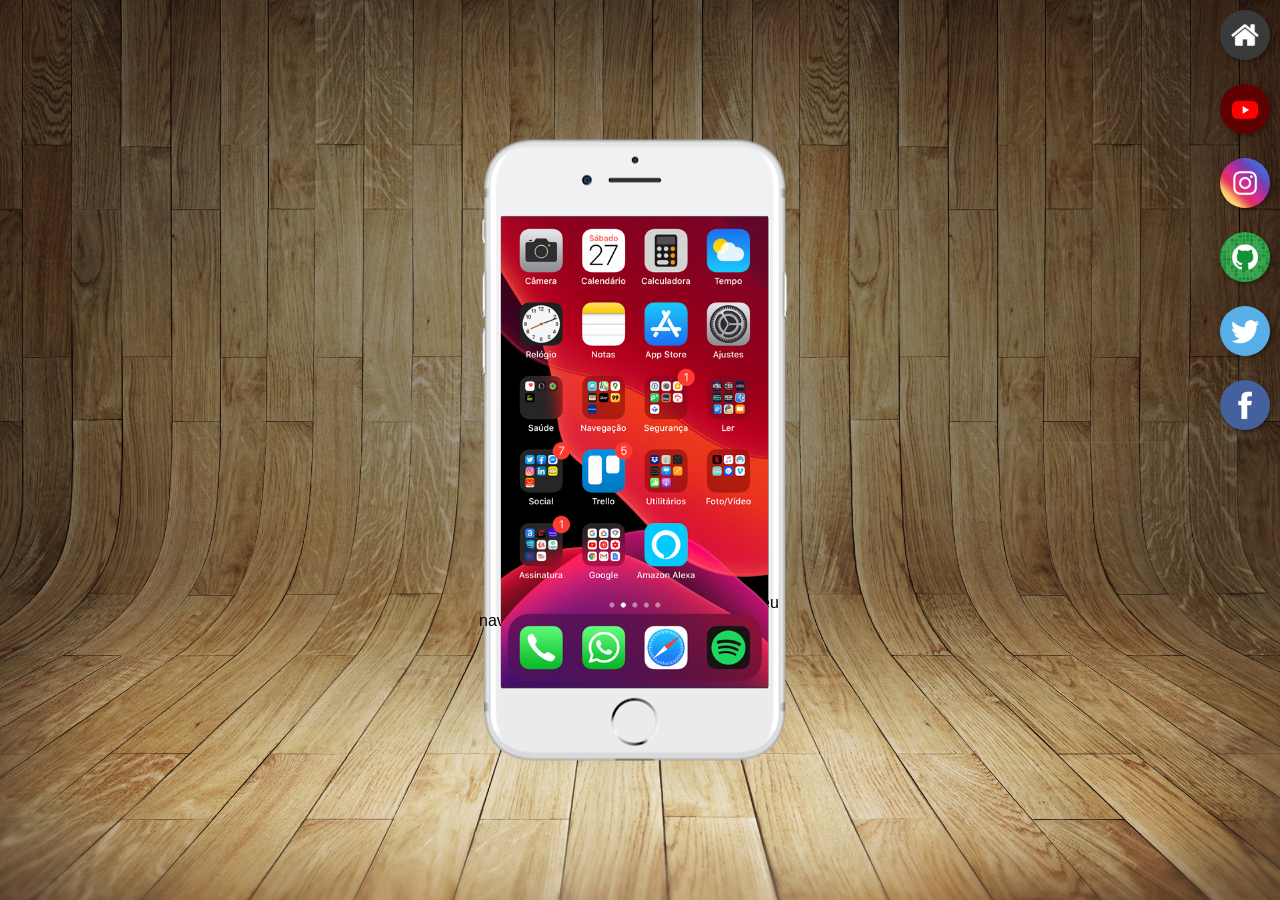
<file: index.html>
<!DOCTYPE html>
<html lang="pt-br">
<head>
    <meta charset="UTF-8">
    <meta name="viewport" content="width=device-width, initial-scale=1.0">
   <link rel="shortcut icon" href="favicon.ico" type="image/x-icon">
    <link rel="stylesheet" href="estilos/style.css">
    <title>Projeto de redes sociais</title>
</head>
<body>
  <main>
        <section id="telefone">
            <iframe src="home.html" name="tela"  id ="tela" frameborder="0" ></iframe>
            Seu navegador não é compativel com isso.

        </section>
        <section id="redes-sociais">
            <a href="home.html" target="tela"><img src="imagens/logo-home.jpg" alt="home"></a><br>
            <a href="youtube.html" target="tela"><img src="imagens/logo-youtube.jpg" alt="youtube"></a><br>
            <a href="instagram.html" target="tela"><img src="imagens/logo-instagram.jpg" alt="instagram"></a><br>
            <a href="github.html" target="tela"><img src="imagens/logo-github.jpg" alt="github"></a><br>
            <a href="twiter.html" target="tela"><img src="imagens/logo-twitter.jpg" alt="twiter"></a><br>
            <a href="facebook.html" target="tela"><img src="imagens/logo-facebook.jpg" alt="facebook"></a><br>
        </section>


        

  </main>
    

</body>
</html>
</file>
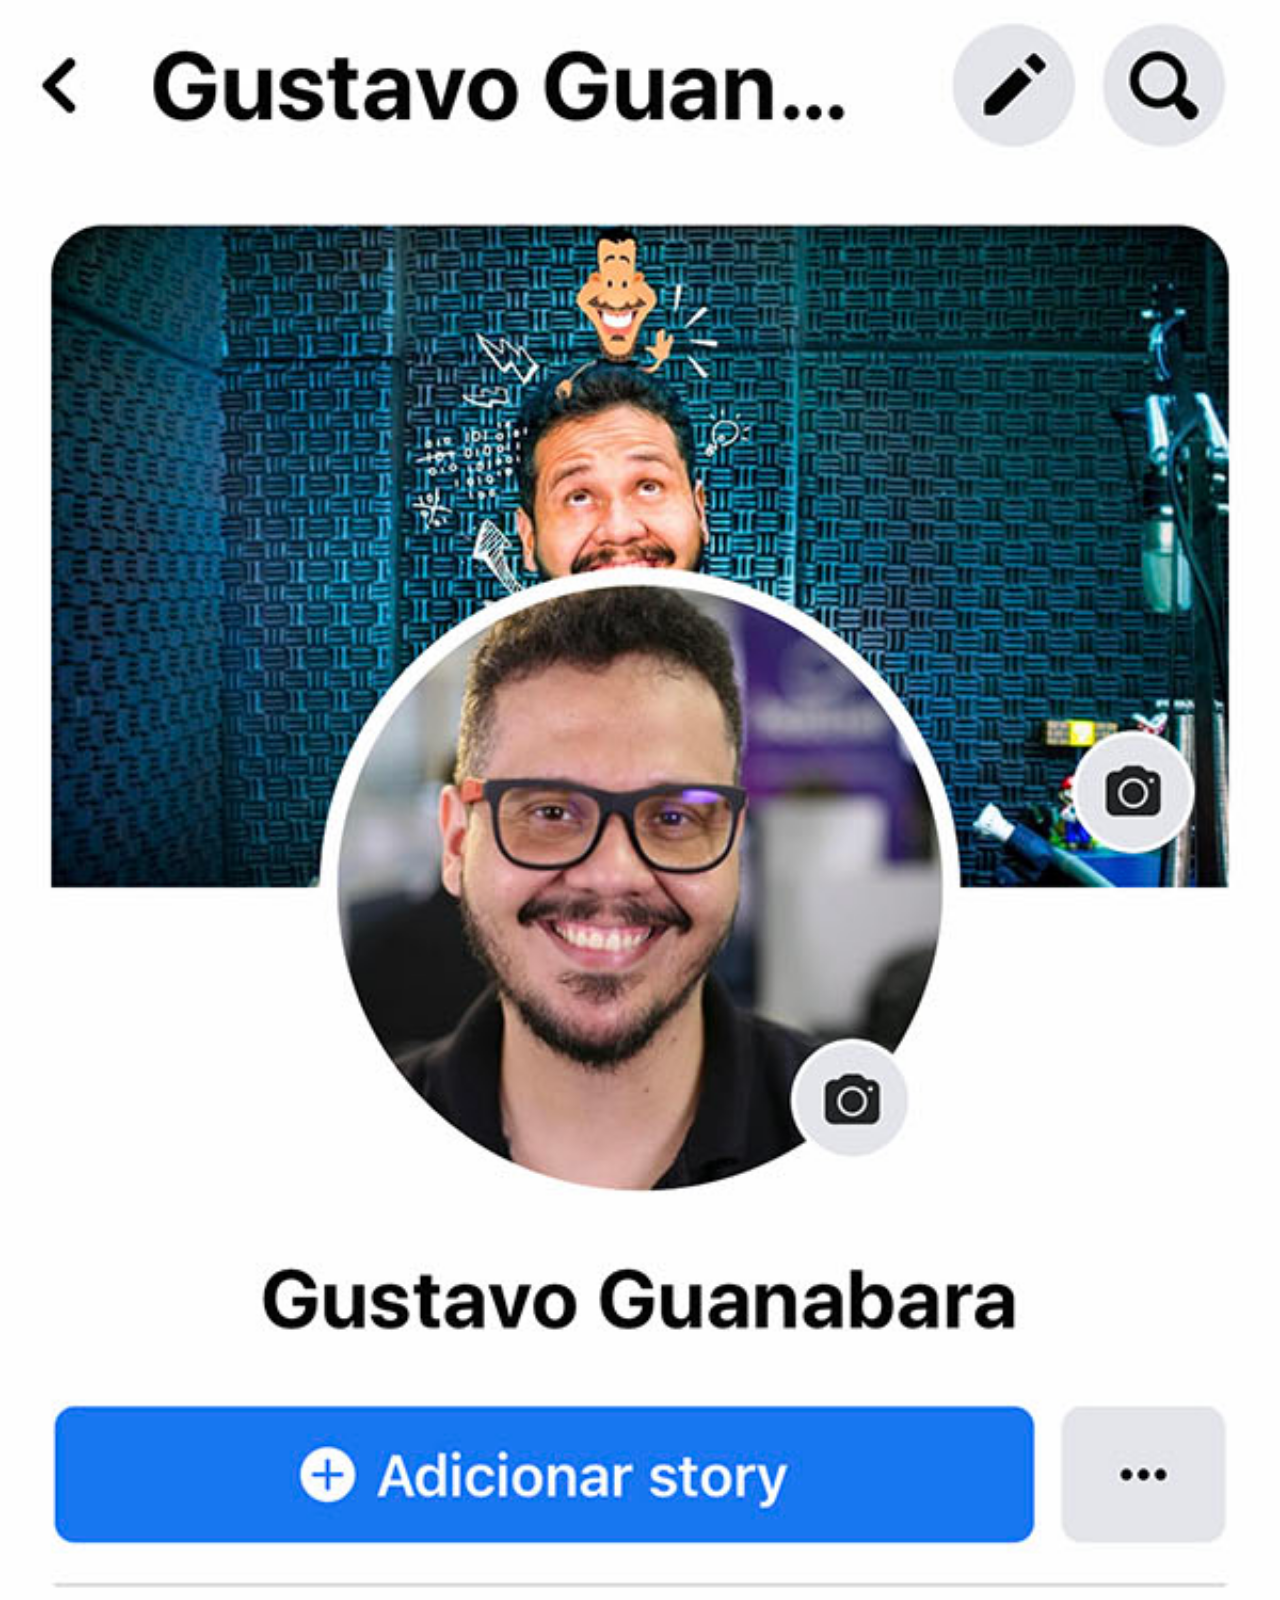
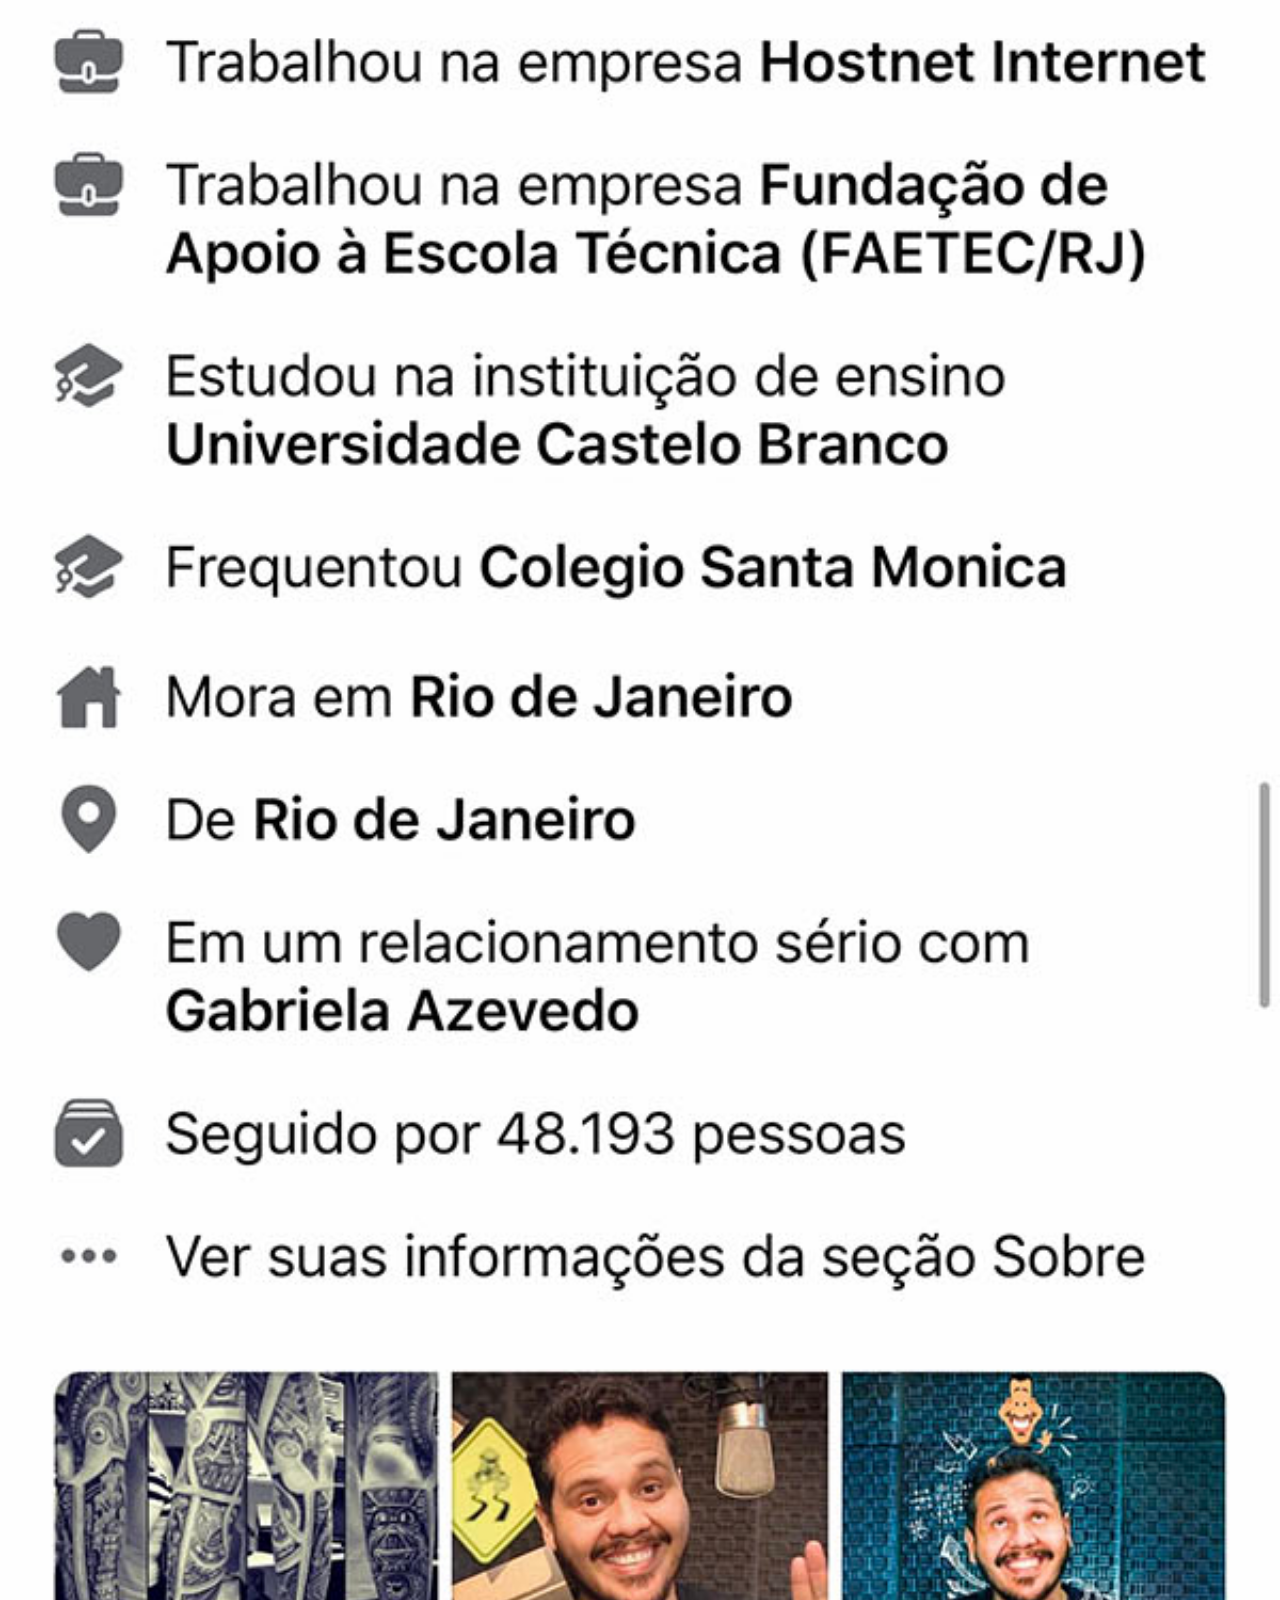
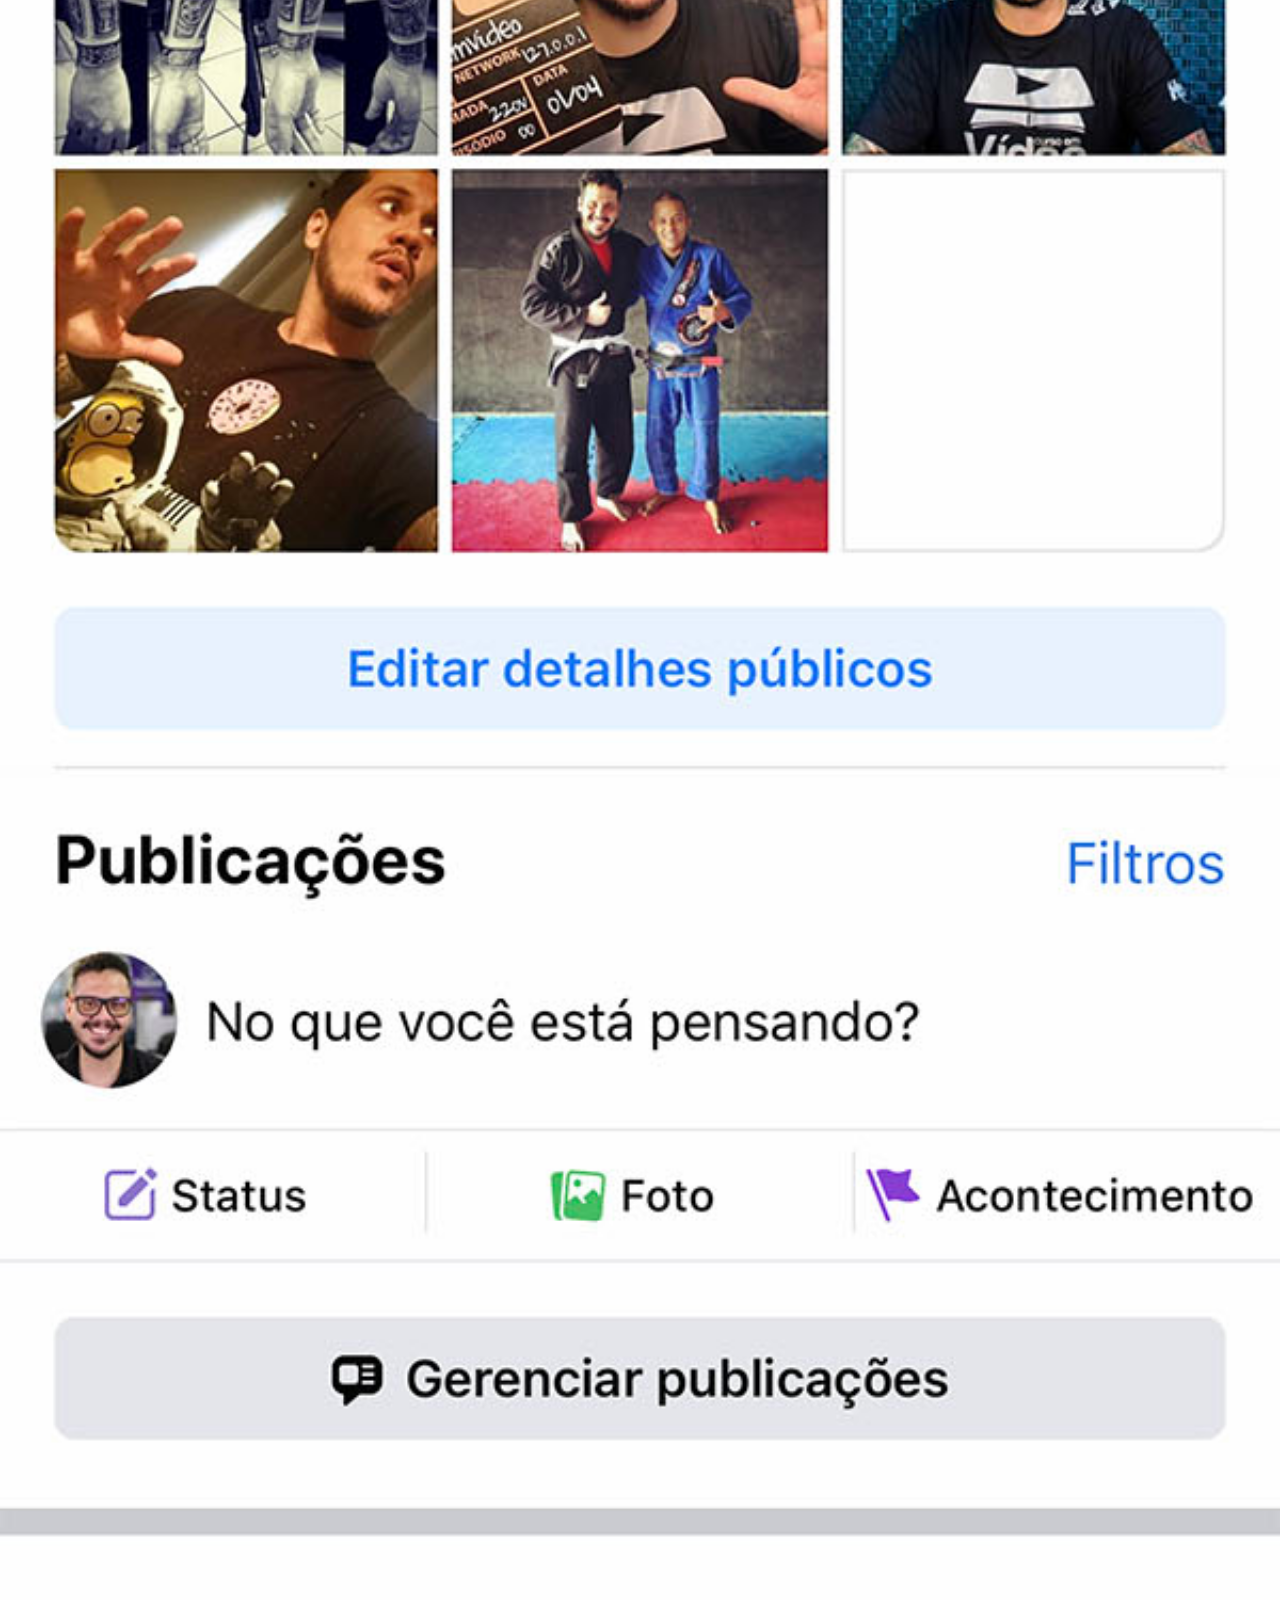
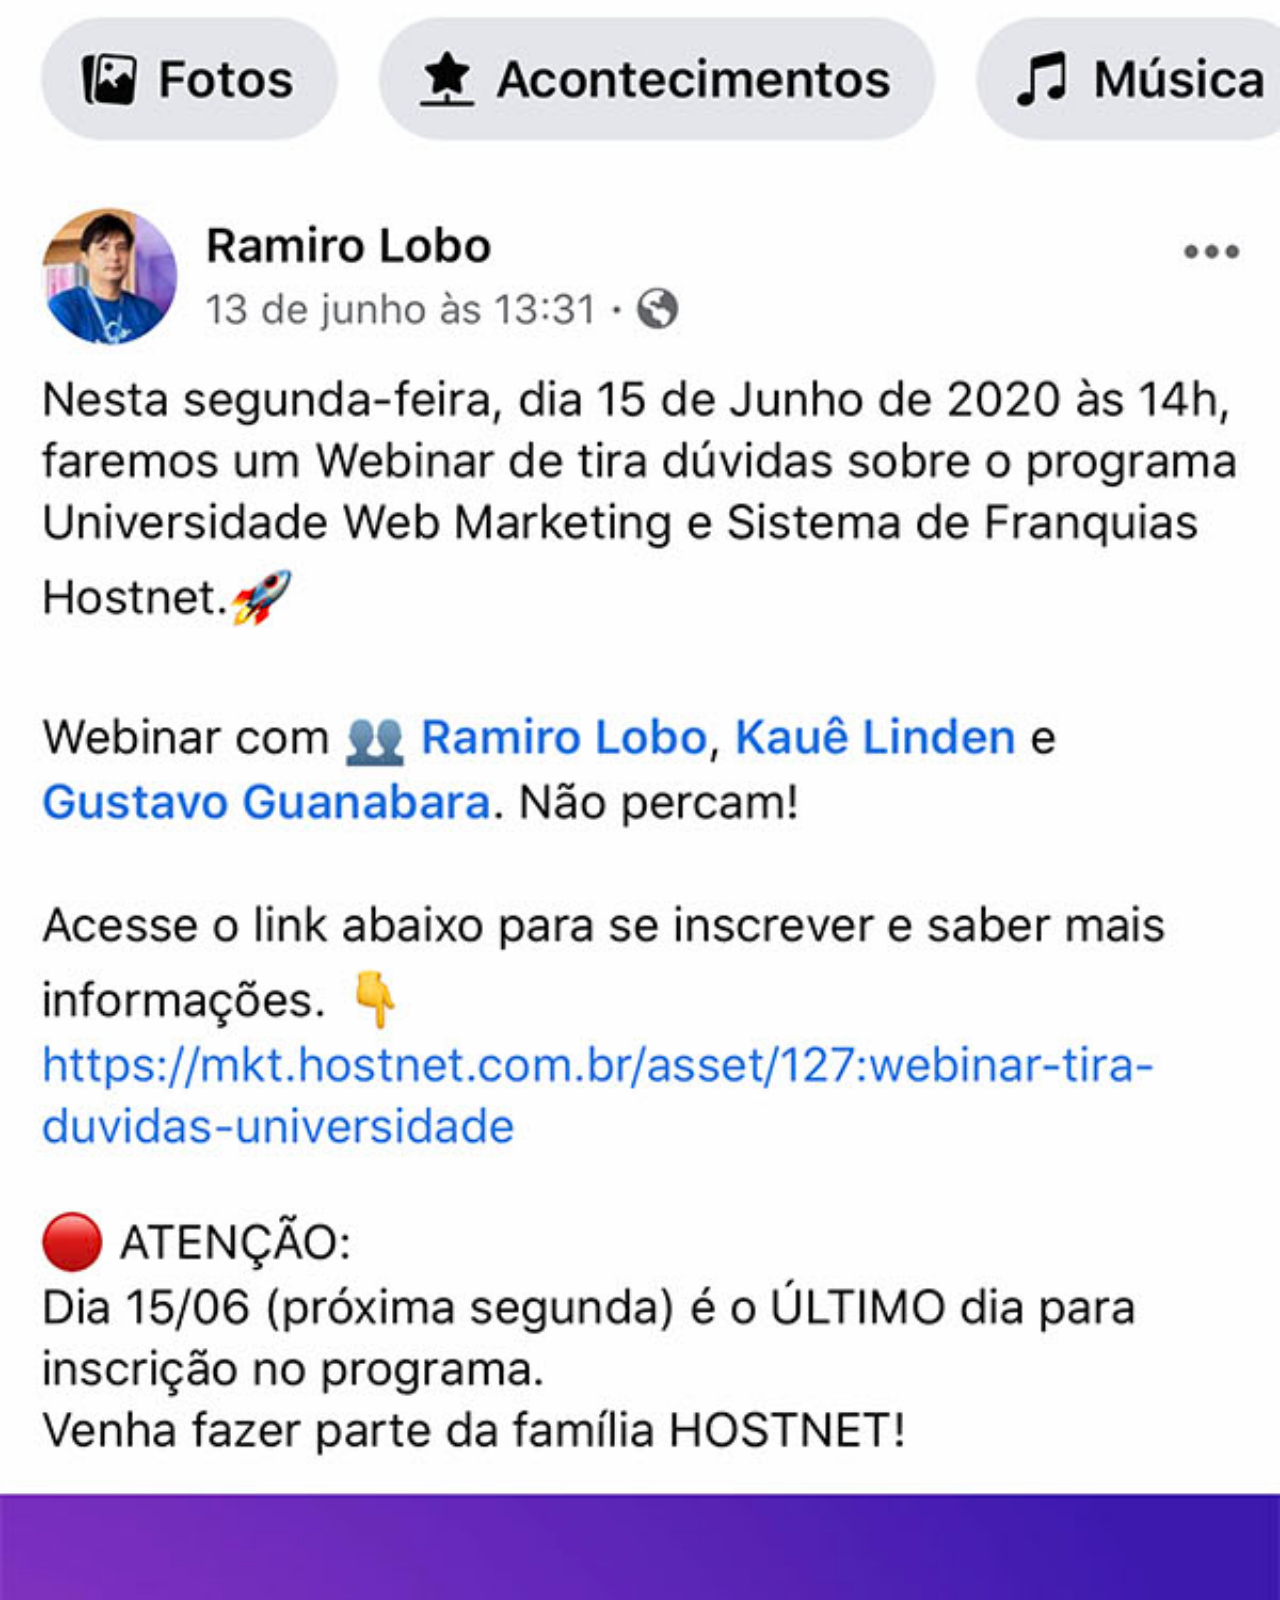
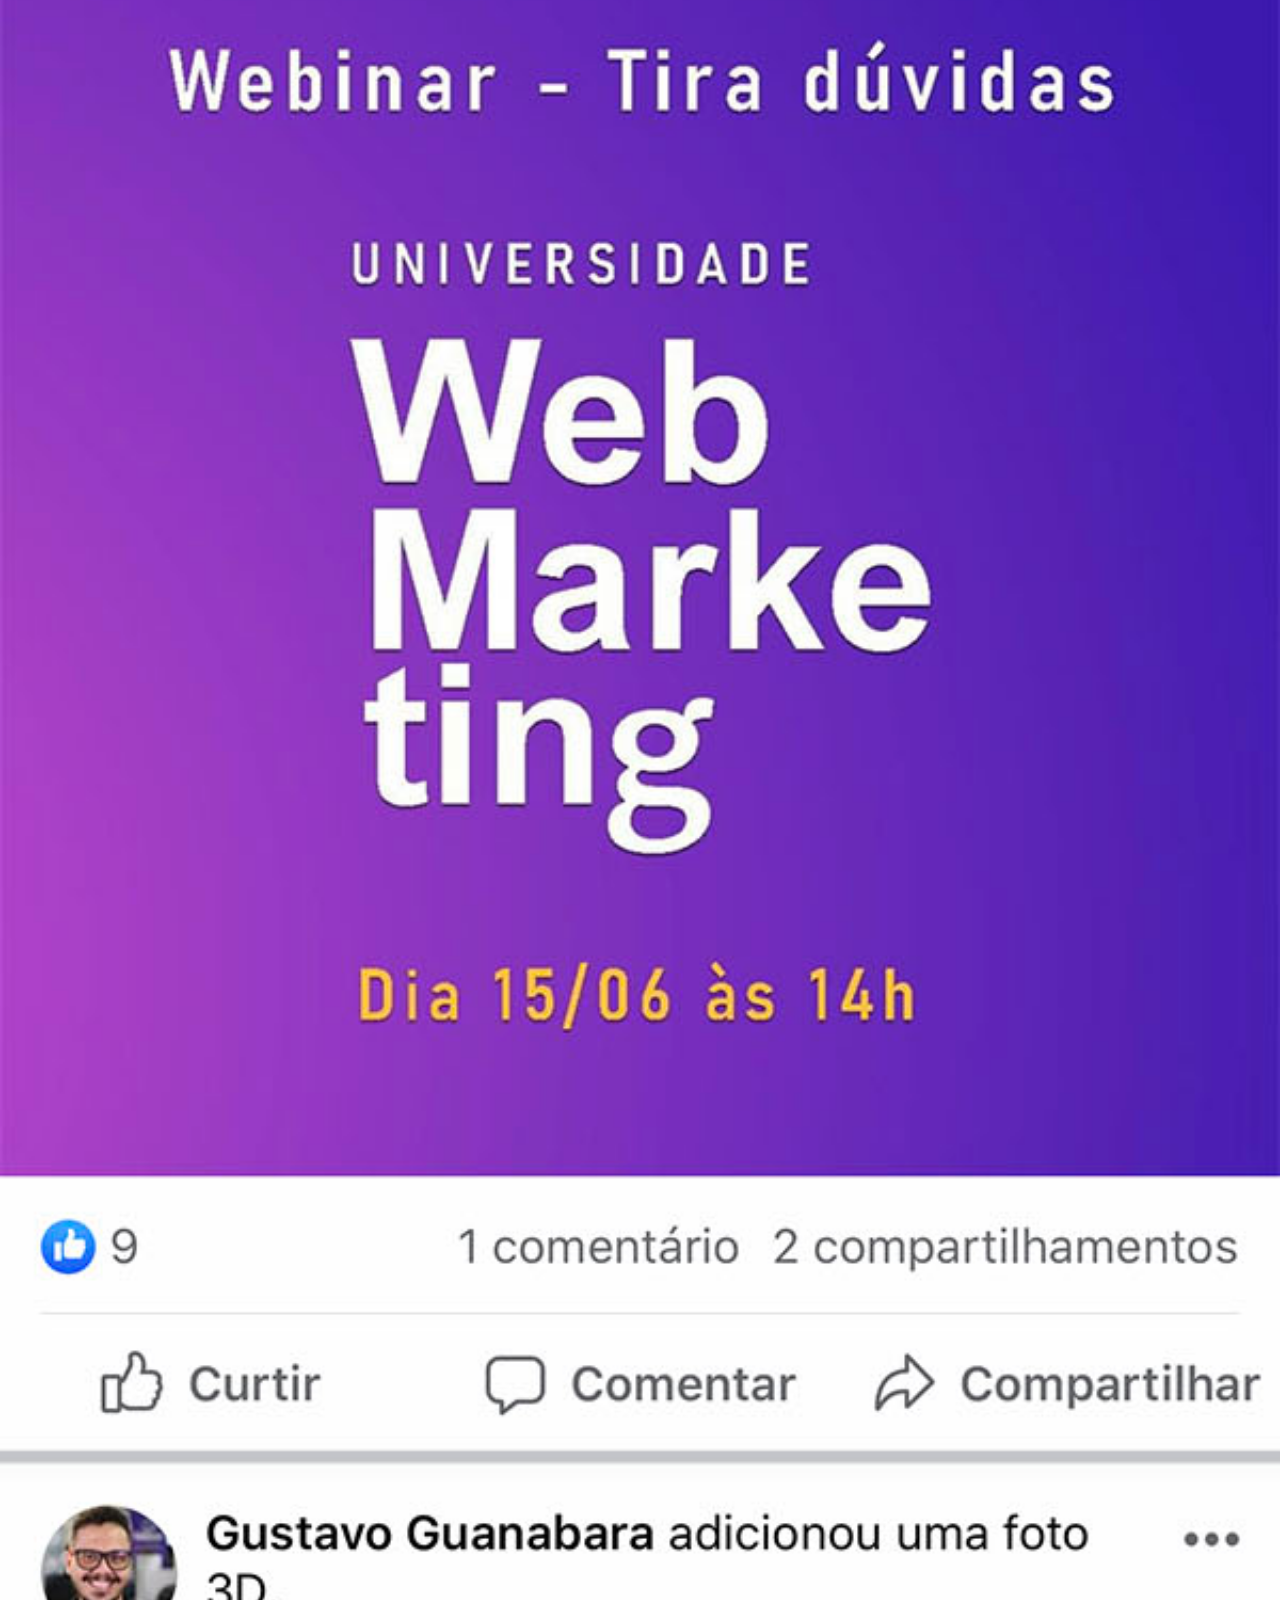
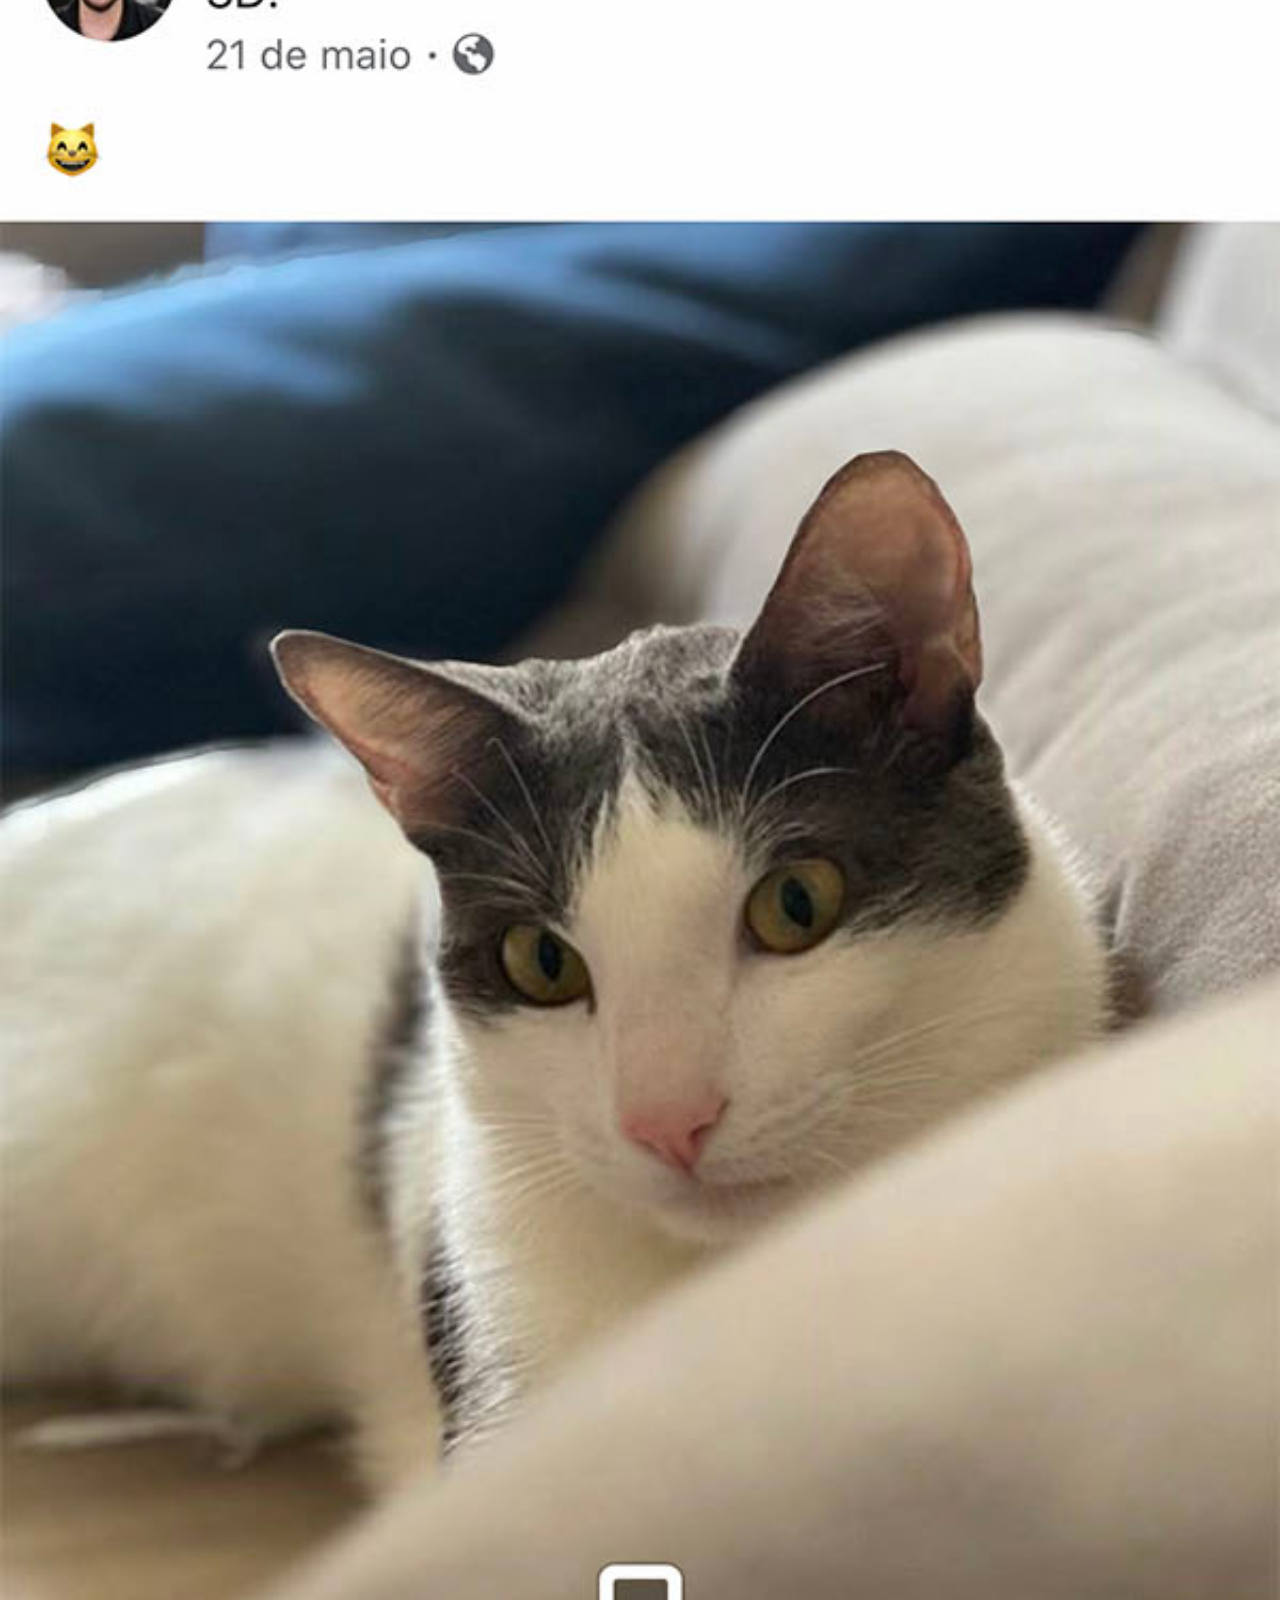
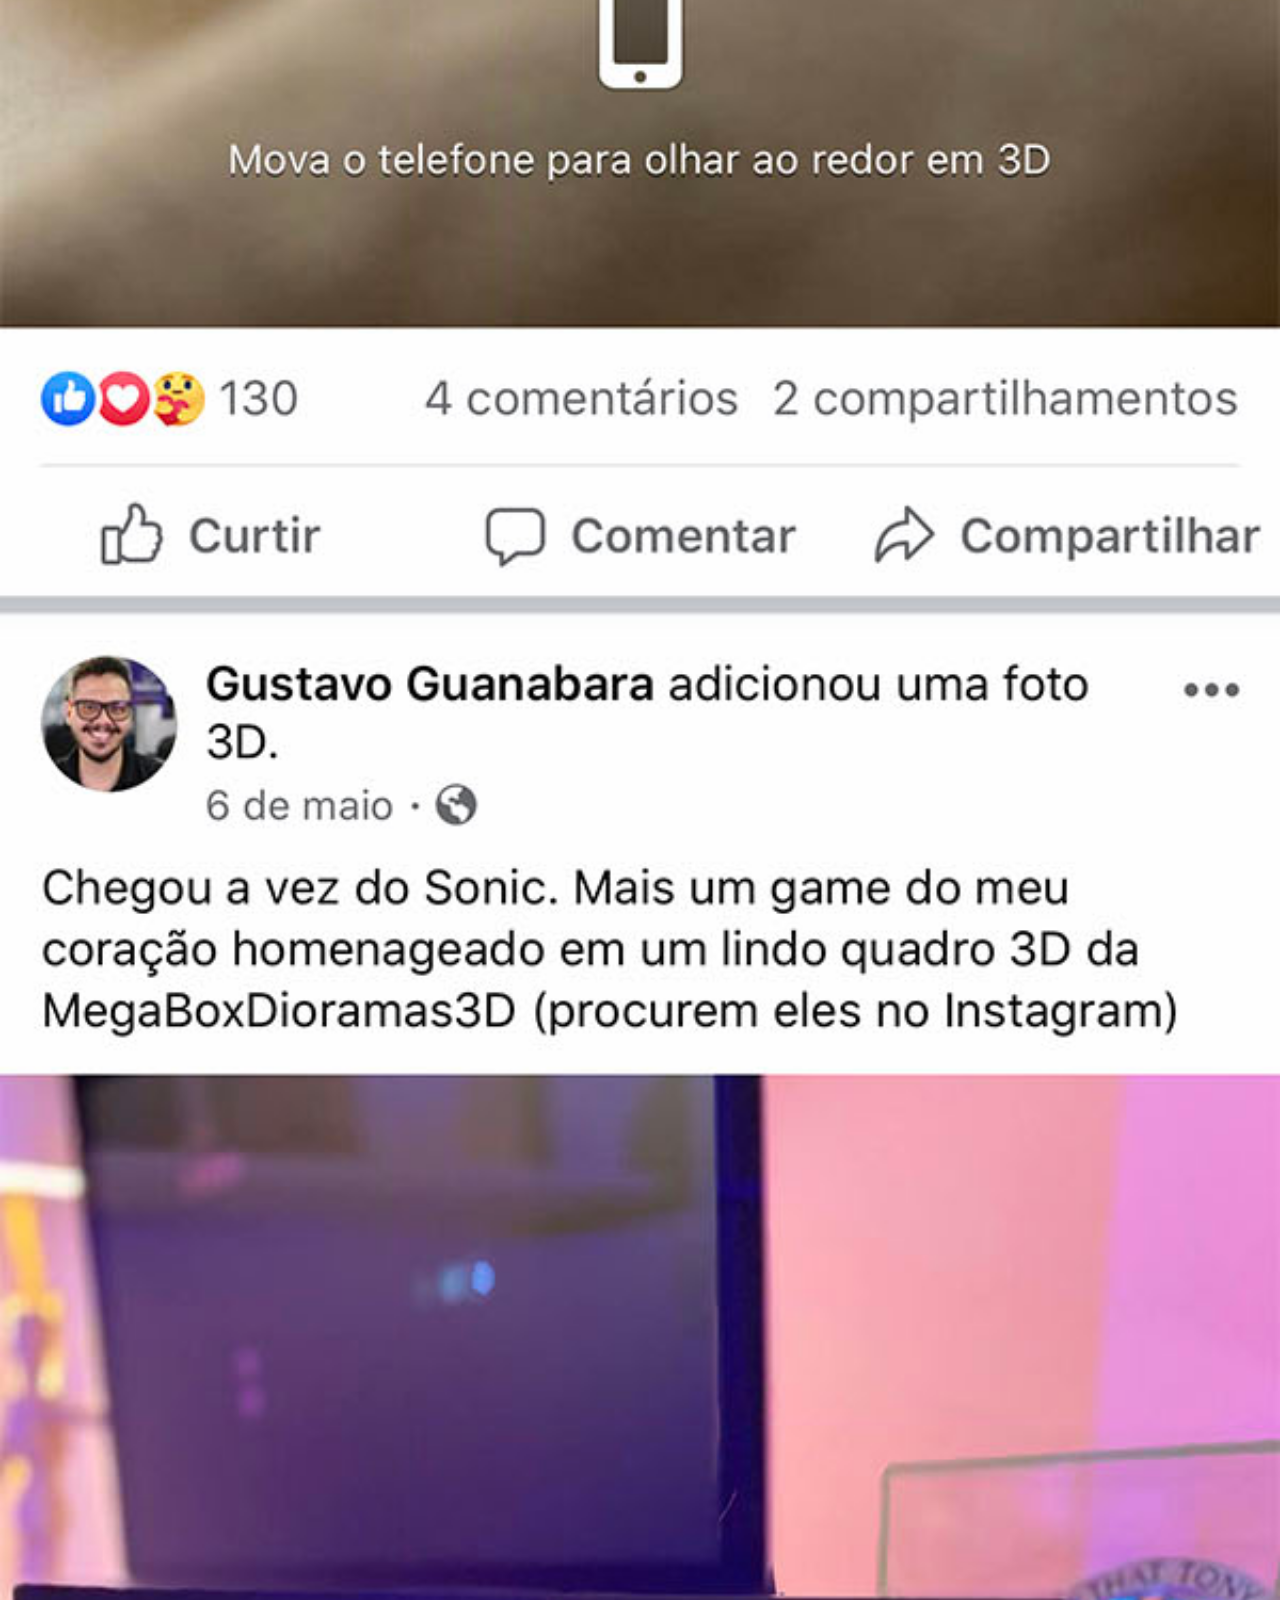
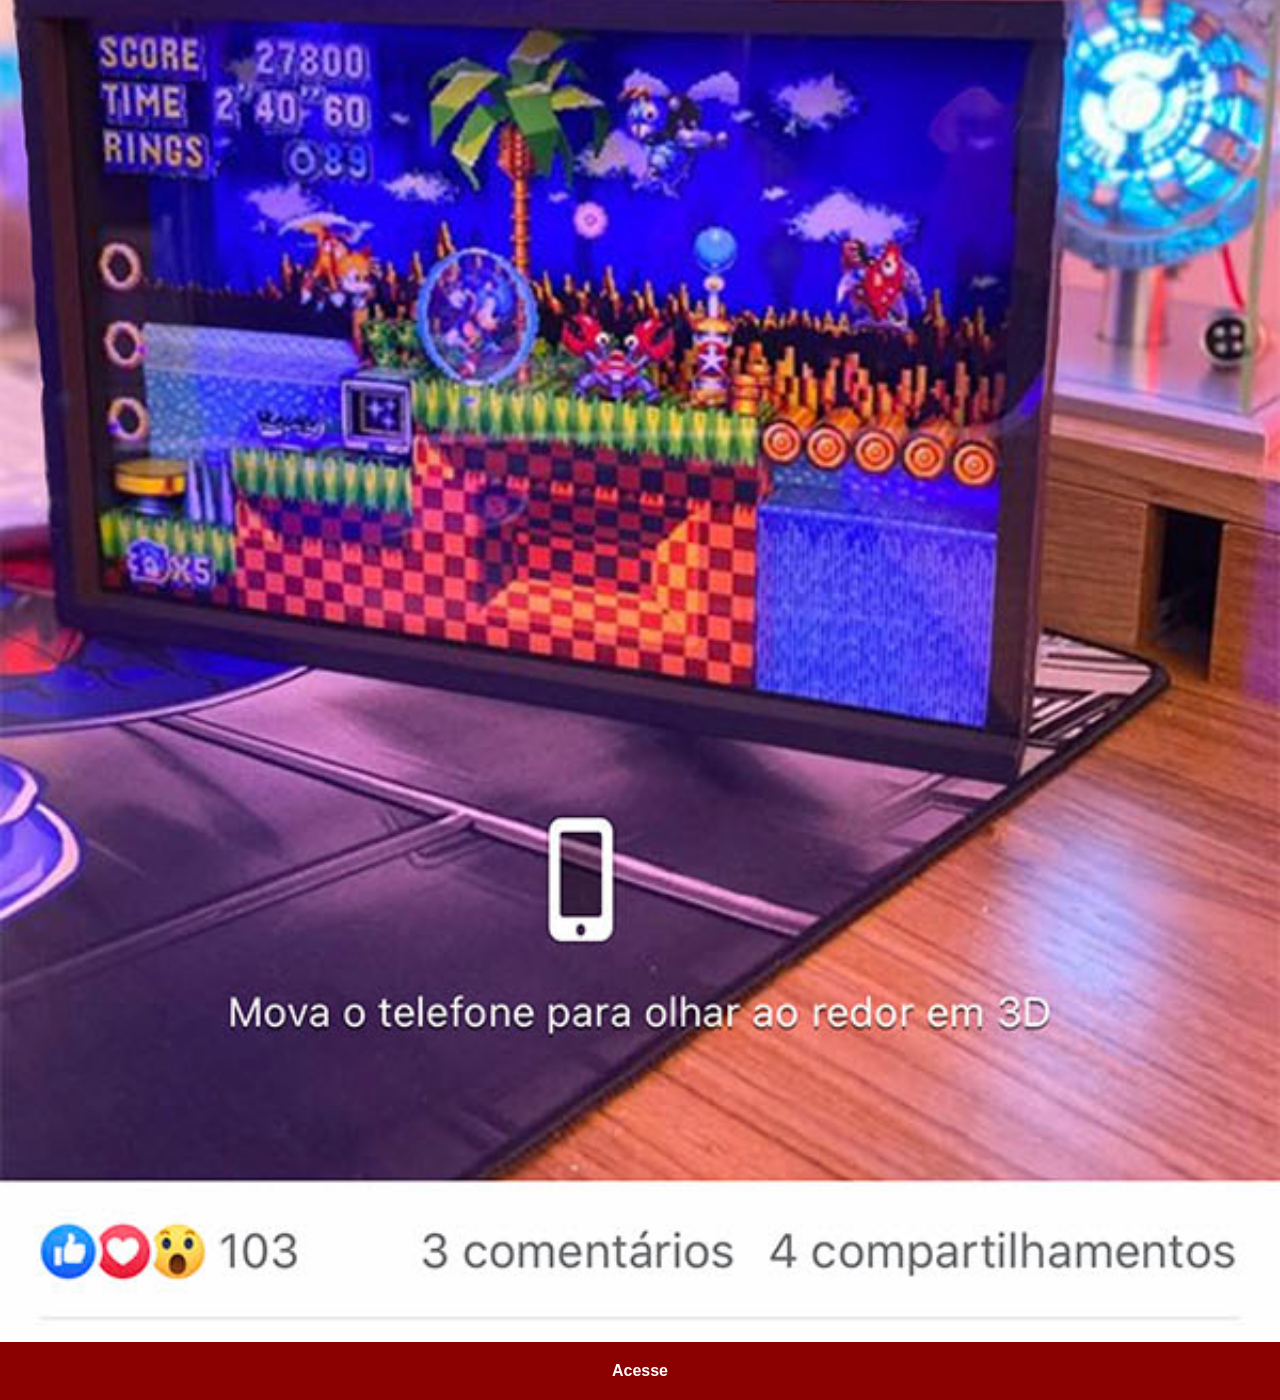
<file: facebook.html>
<!DOCTYPE html>
<html lang="pt-br">
<head>
    <meta charset="UTF-8">
    <meta name="viewport" content="width=device-width, initial-scale=1.0">
    <title>Facebook</title>
    <link rel="stylesheet" href="estilos/social.css">

</head>
<body>
   <img src="imagens/tela-facebook.jpg" alt="facebook">

   <a href="https://www.facebook.com/gustavoguanabara/" target="_blank">Acesse</a>
    

</body>
</html>
</file>
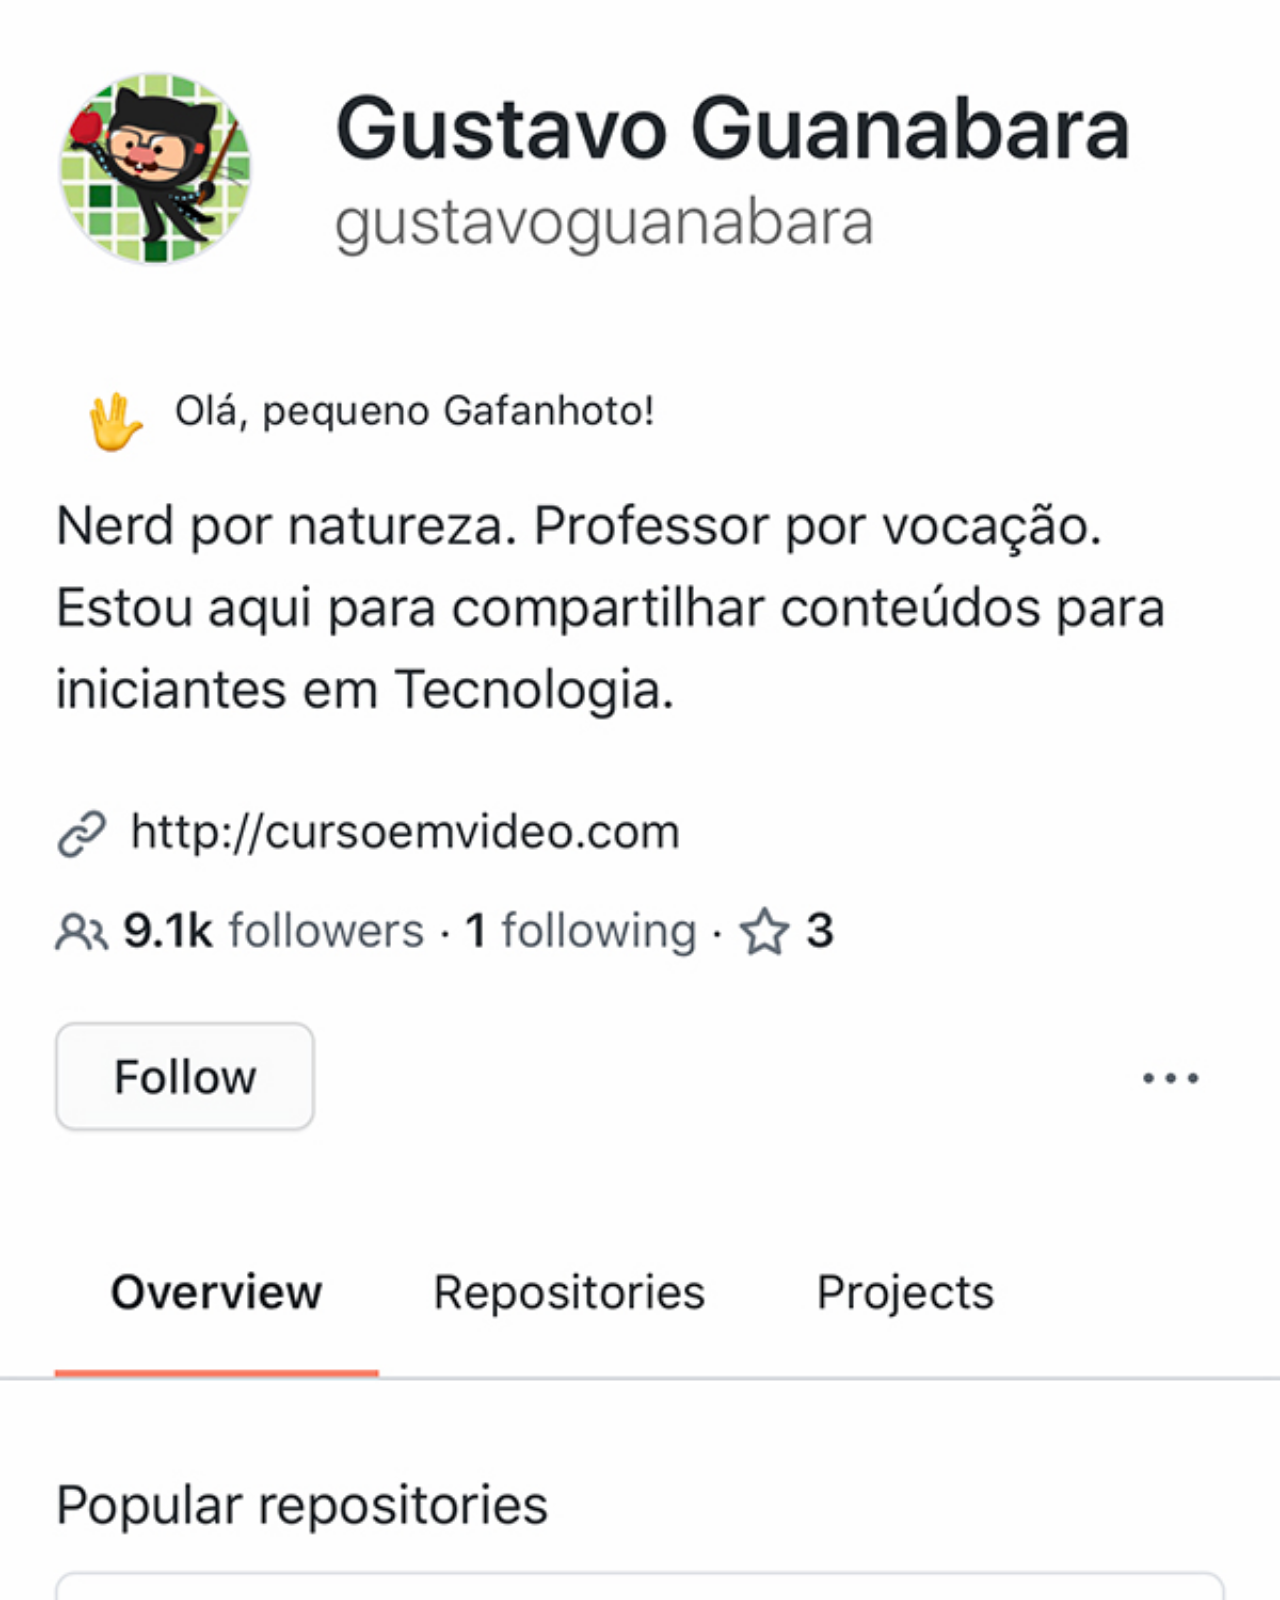
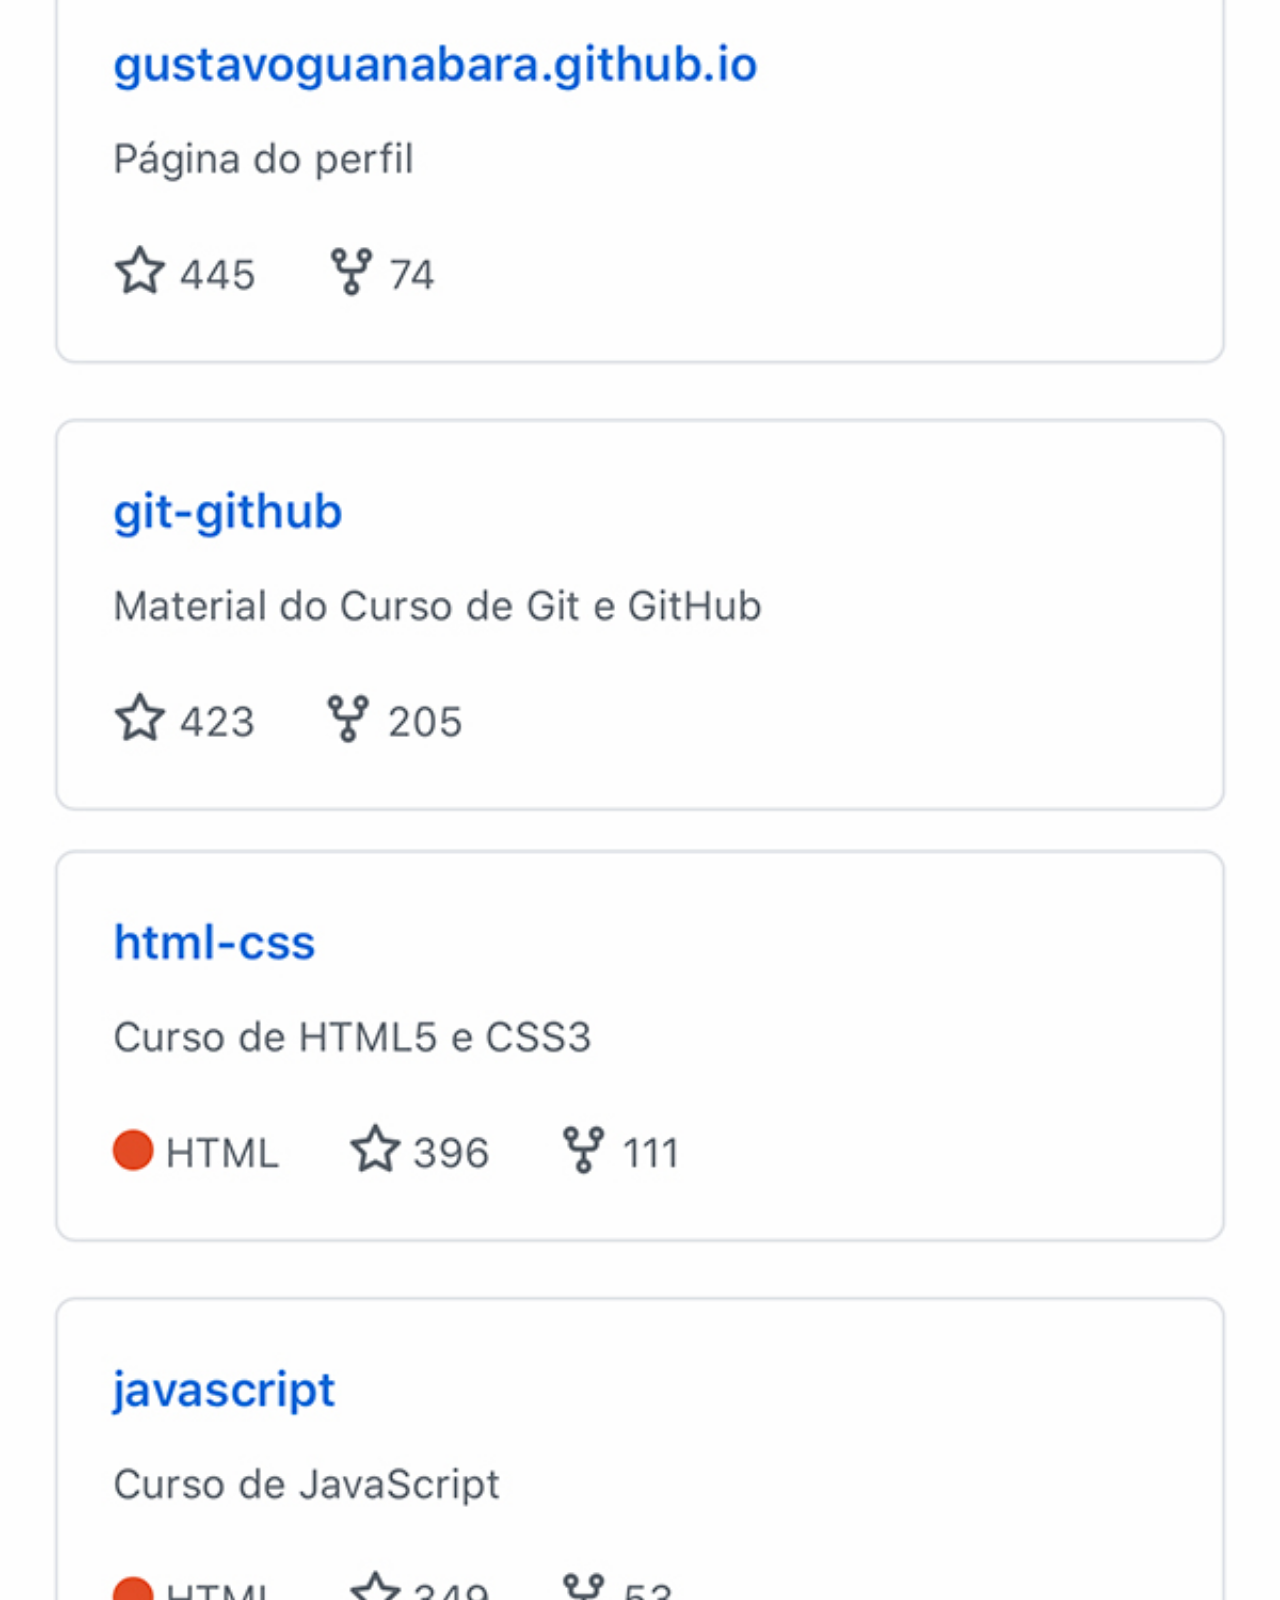
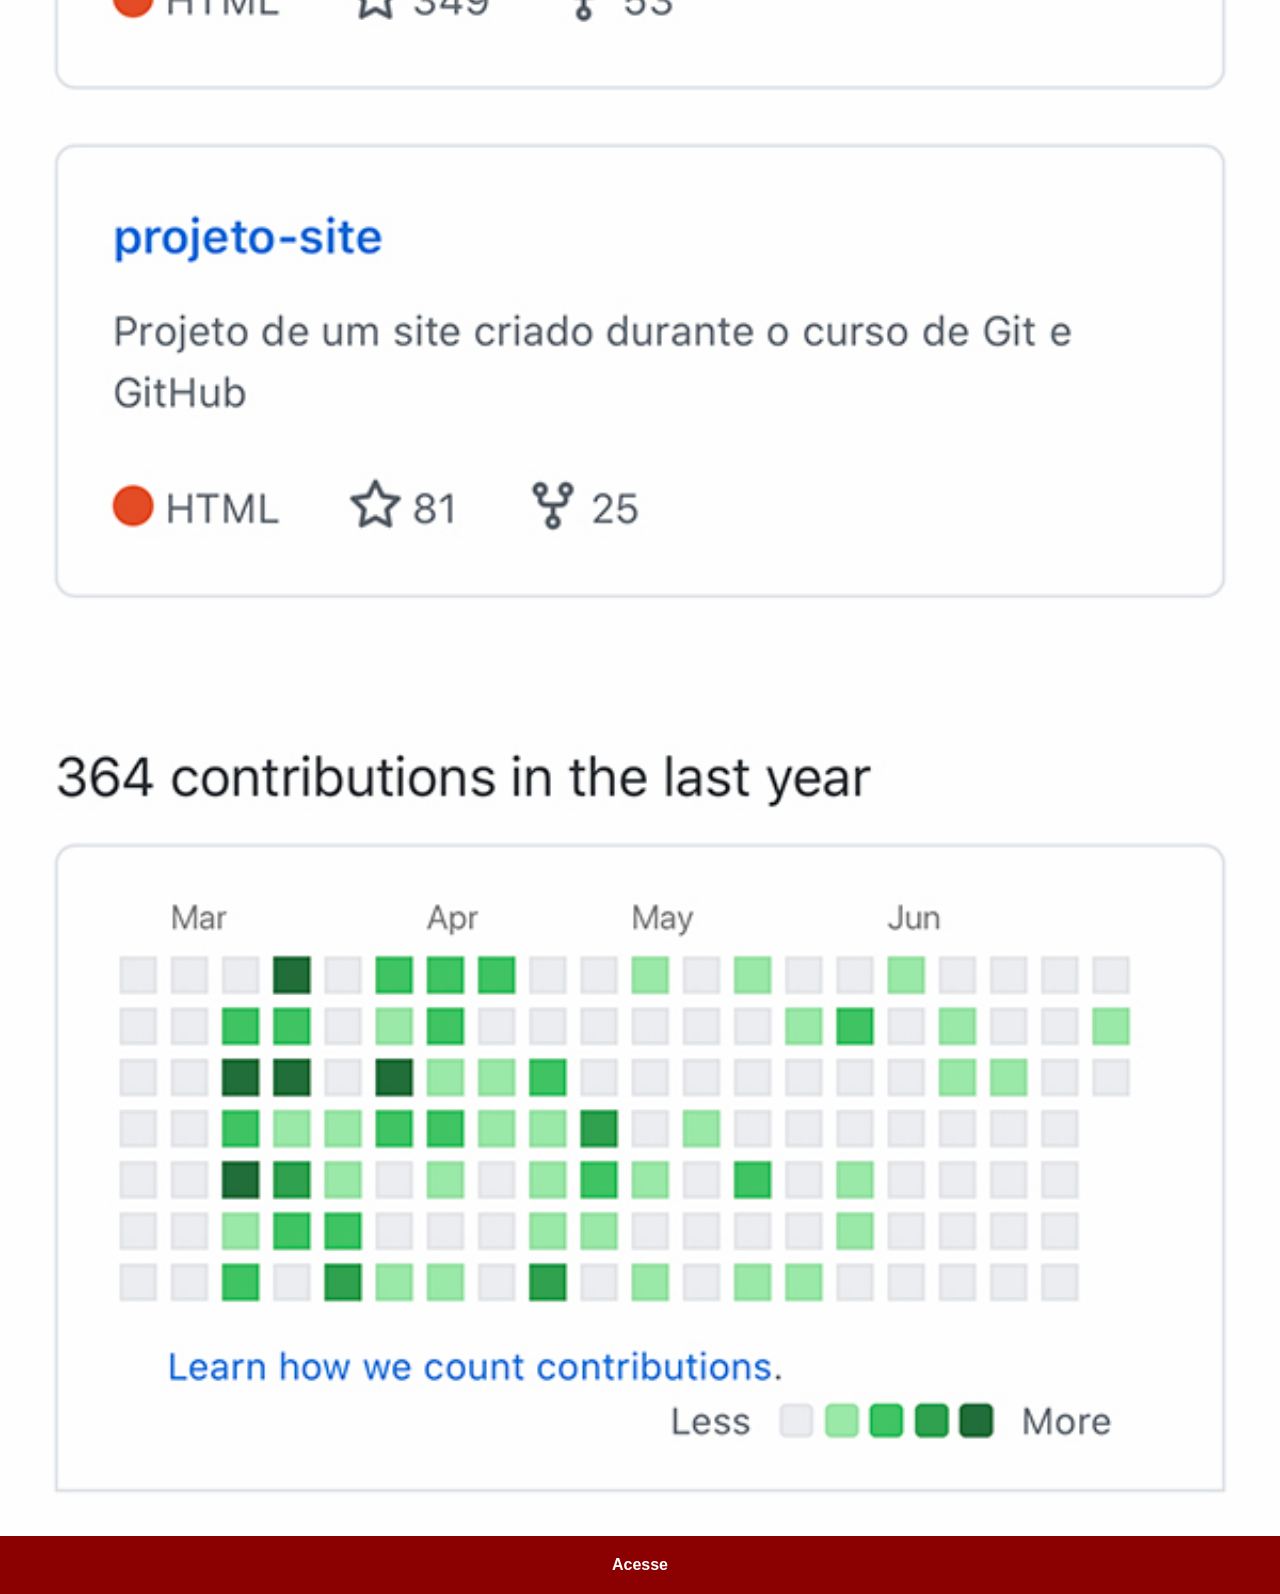
<file: github.html>
<!DOCTYPE html>
<html lang="pt-br">
<head>
    <meta charset="UTF-8">
    <meta name="viewport" content="width=device-width, initial-scale=1.0">
    <title>Github</title>
    <link rel="stylesheet" href="estilos/social.css">
</head>
<body>
    
 <img src="imagens/tela-github.jpg" alt="github">   
<a href=" https://gustavoguanabara.github.io/" target="_blank">Acesse</a>

</body>
</html>
</file>
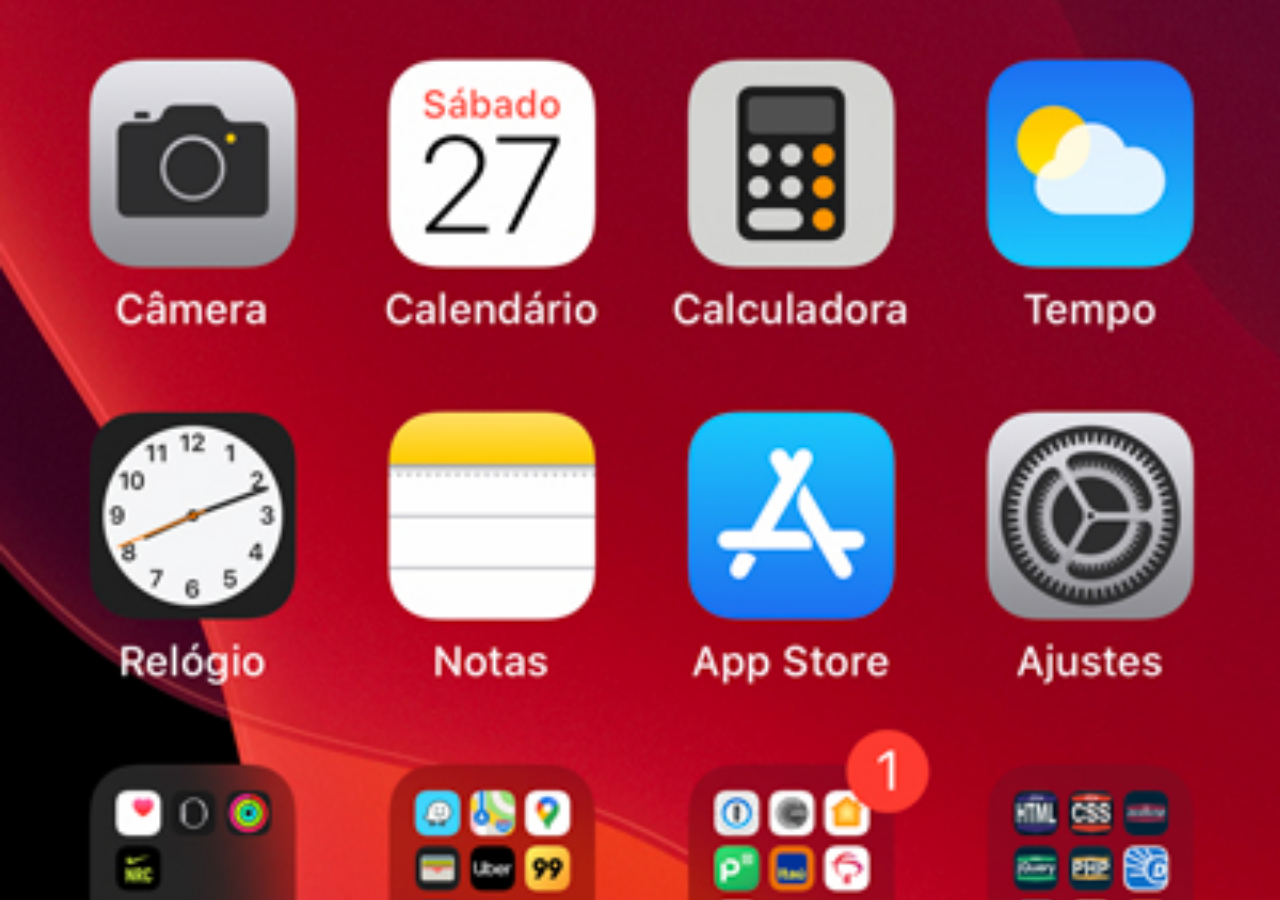
<file: home.html>
<!DOCTYPE html>
<html lang="pt-br">
<head>
    <meta charset="UTF-8">
    <meta name="viewport" content="width=device-width, initial-scale=1.0">
    <title>Home</title>
</head>
<style>
* {

margin: 0px;
padding: 0px;

}
 body {

    width: 100vw;
    height: 100vh;
    background: black   url('imagens/tela-home.jpg') no-repeat top center;
    background-size: cover;


}
</style>
<body>

</body>
</html>
</file>
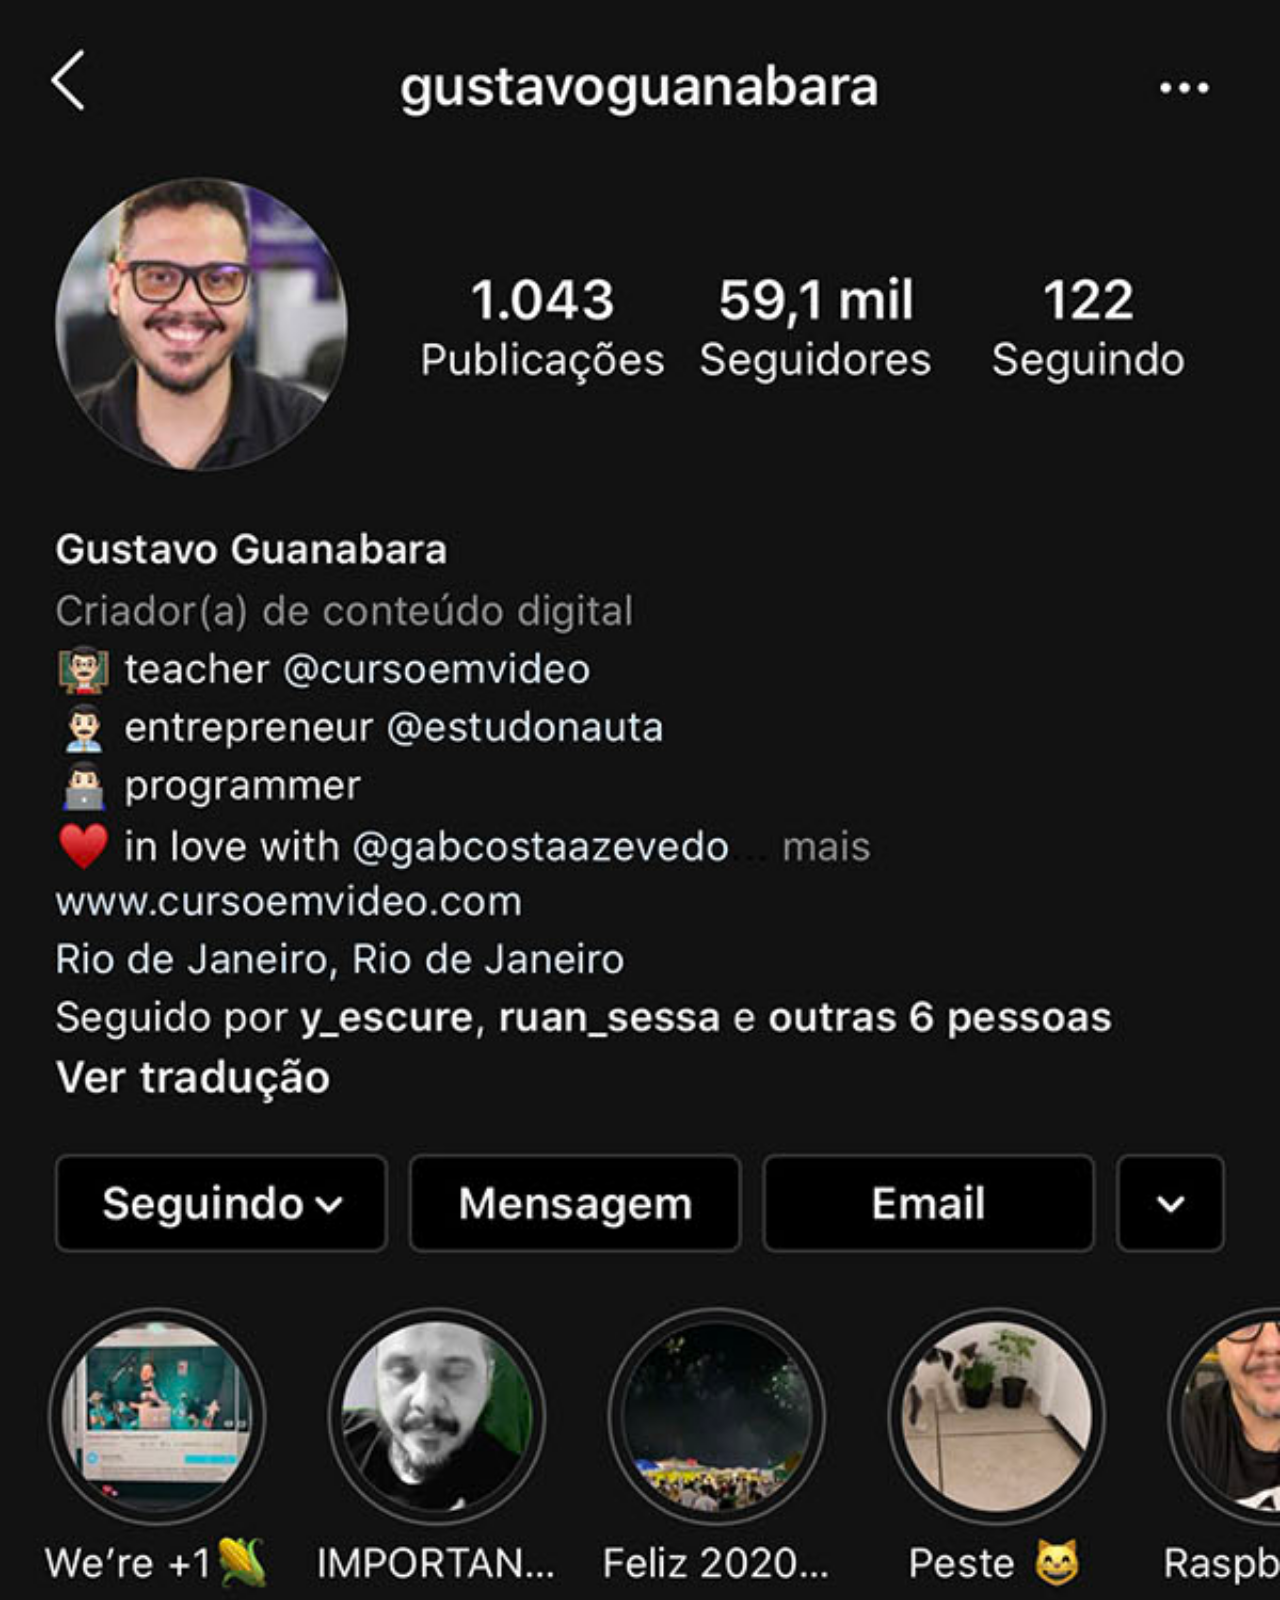
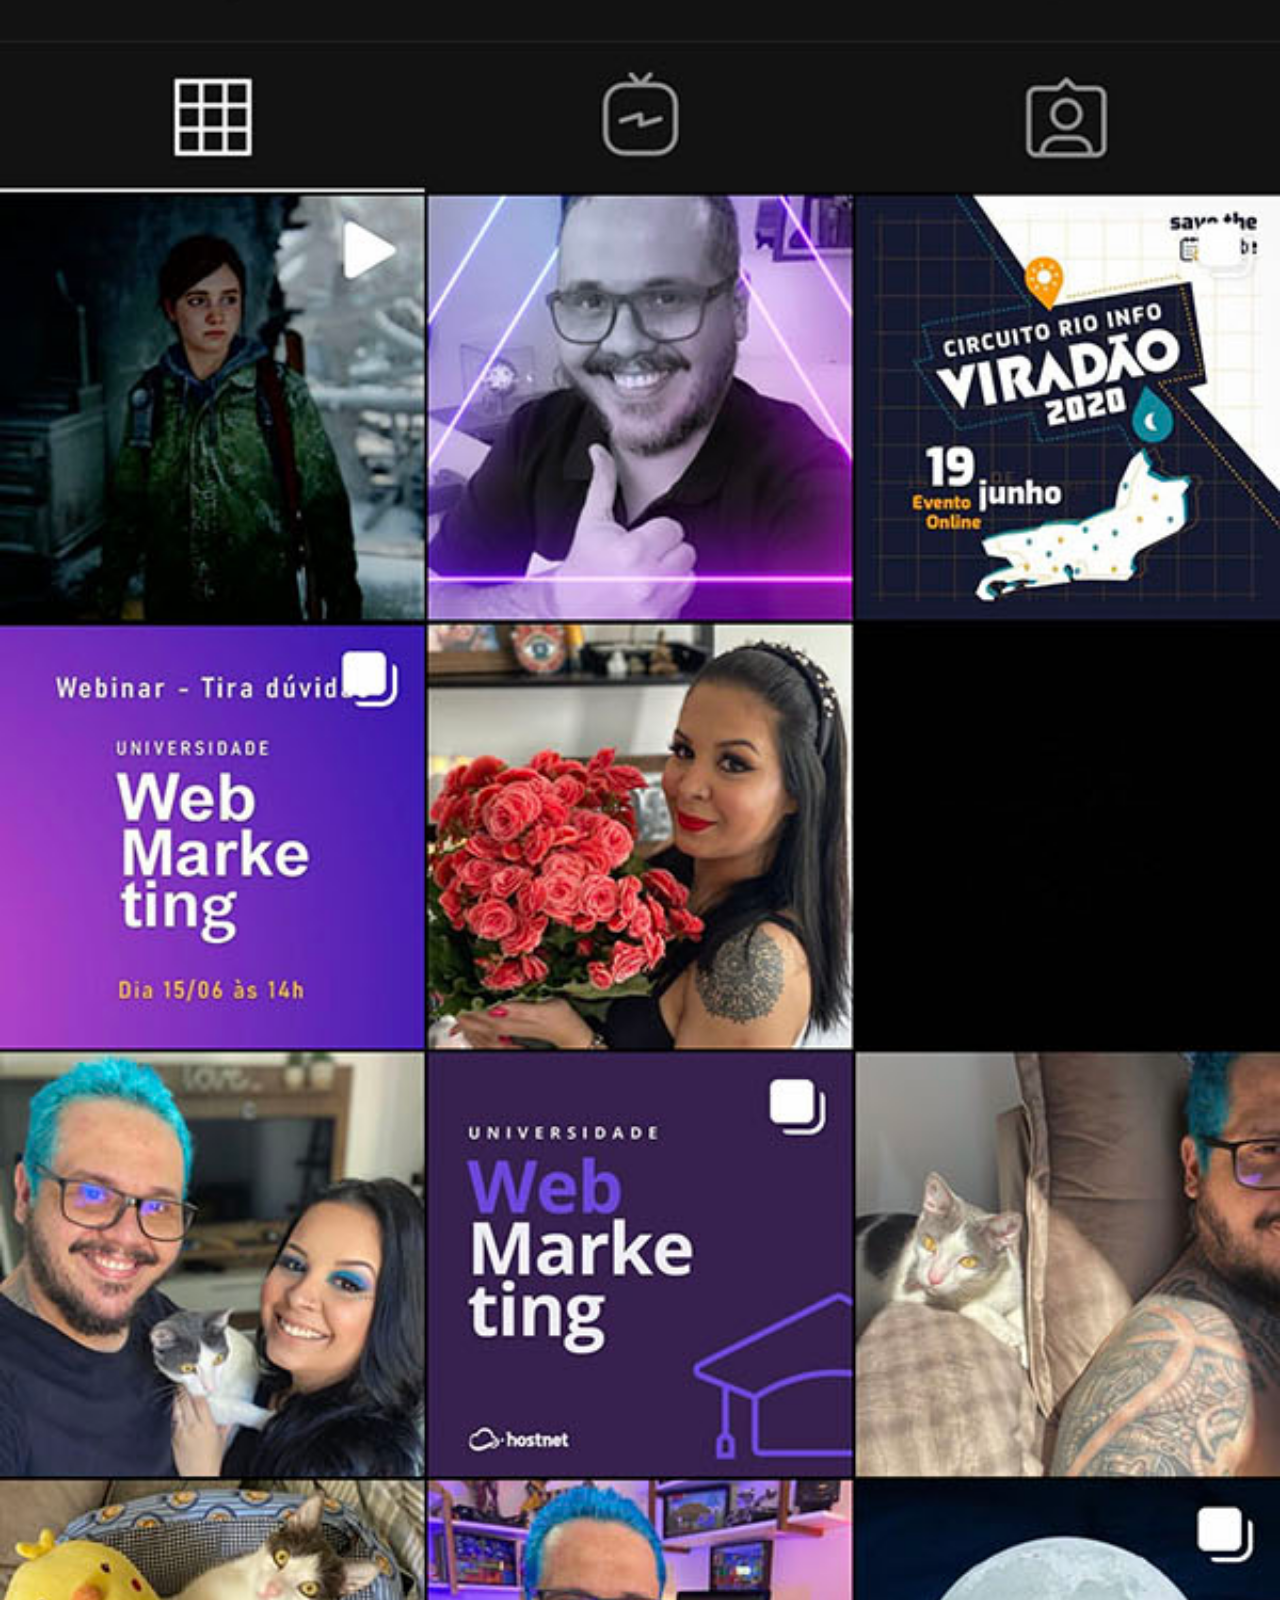
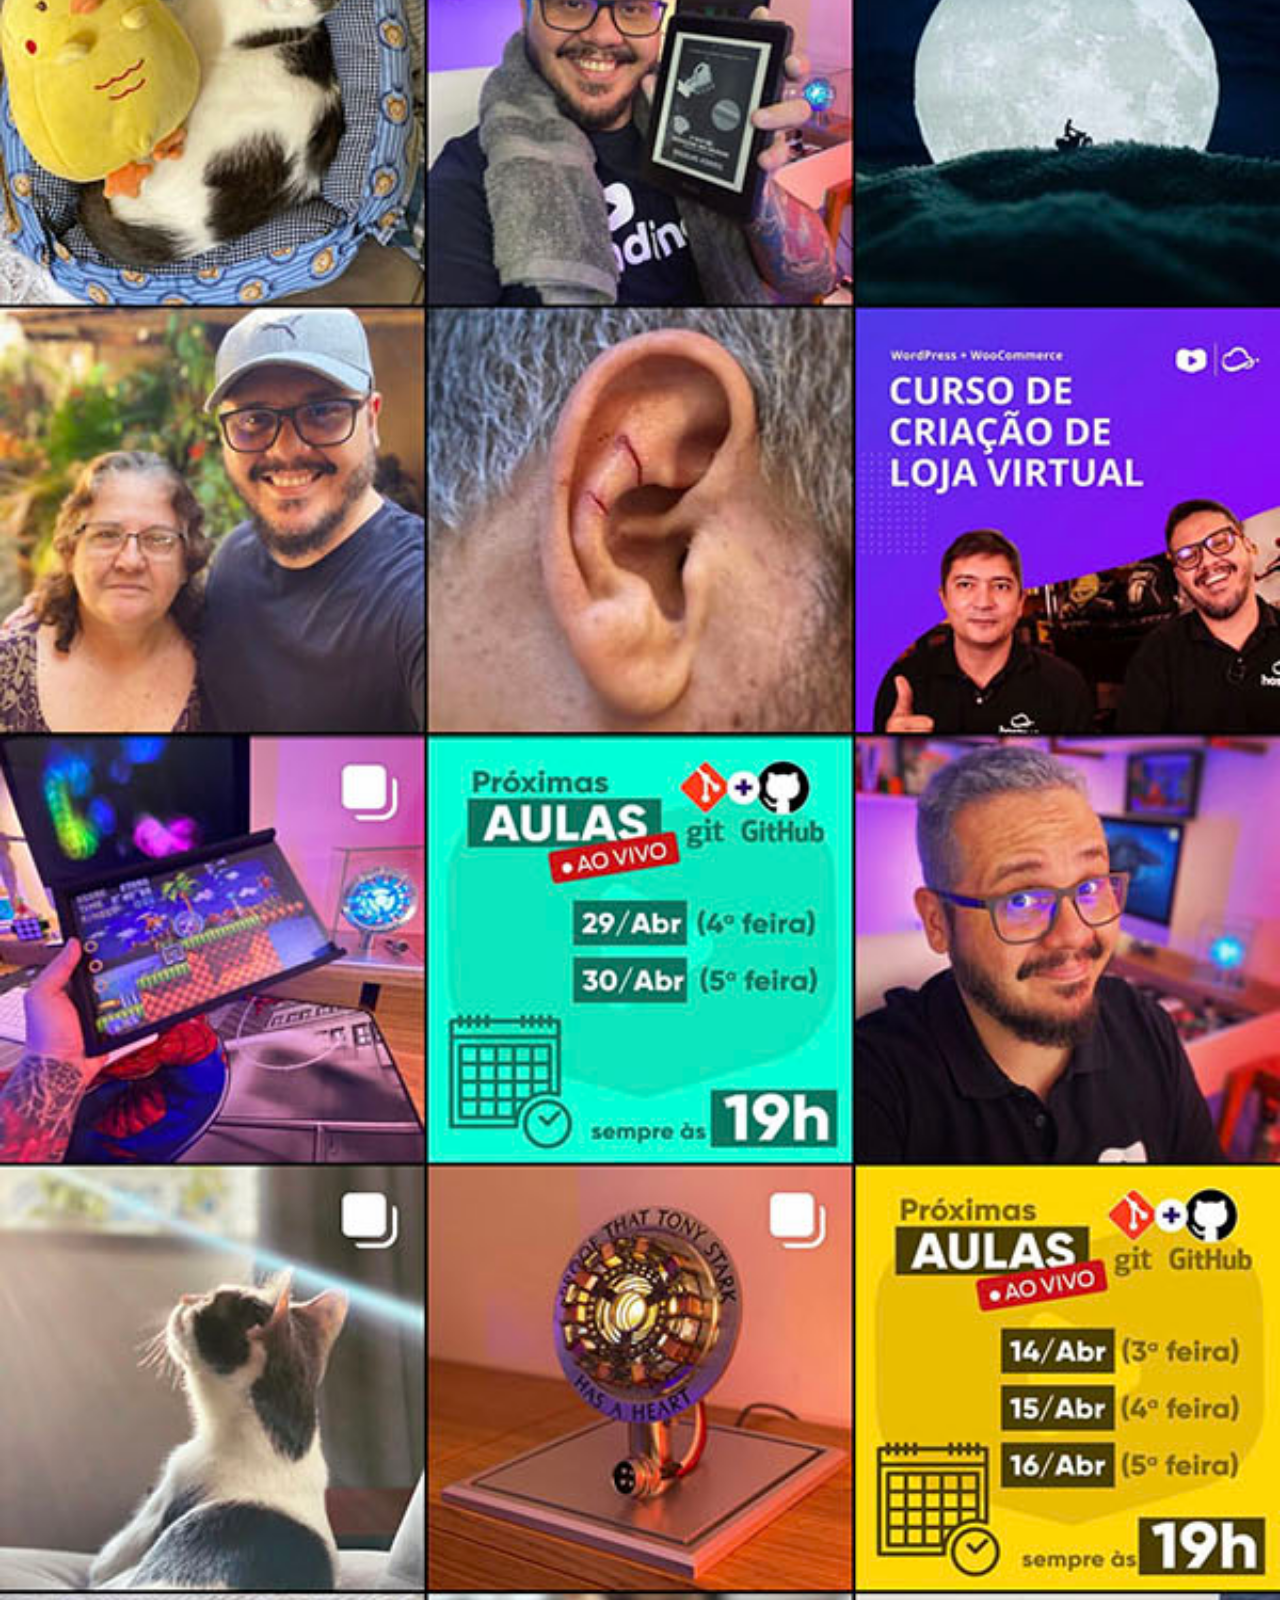
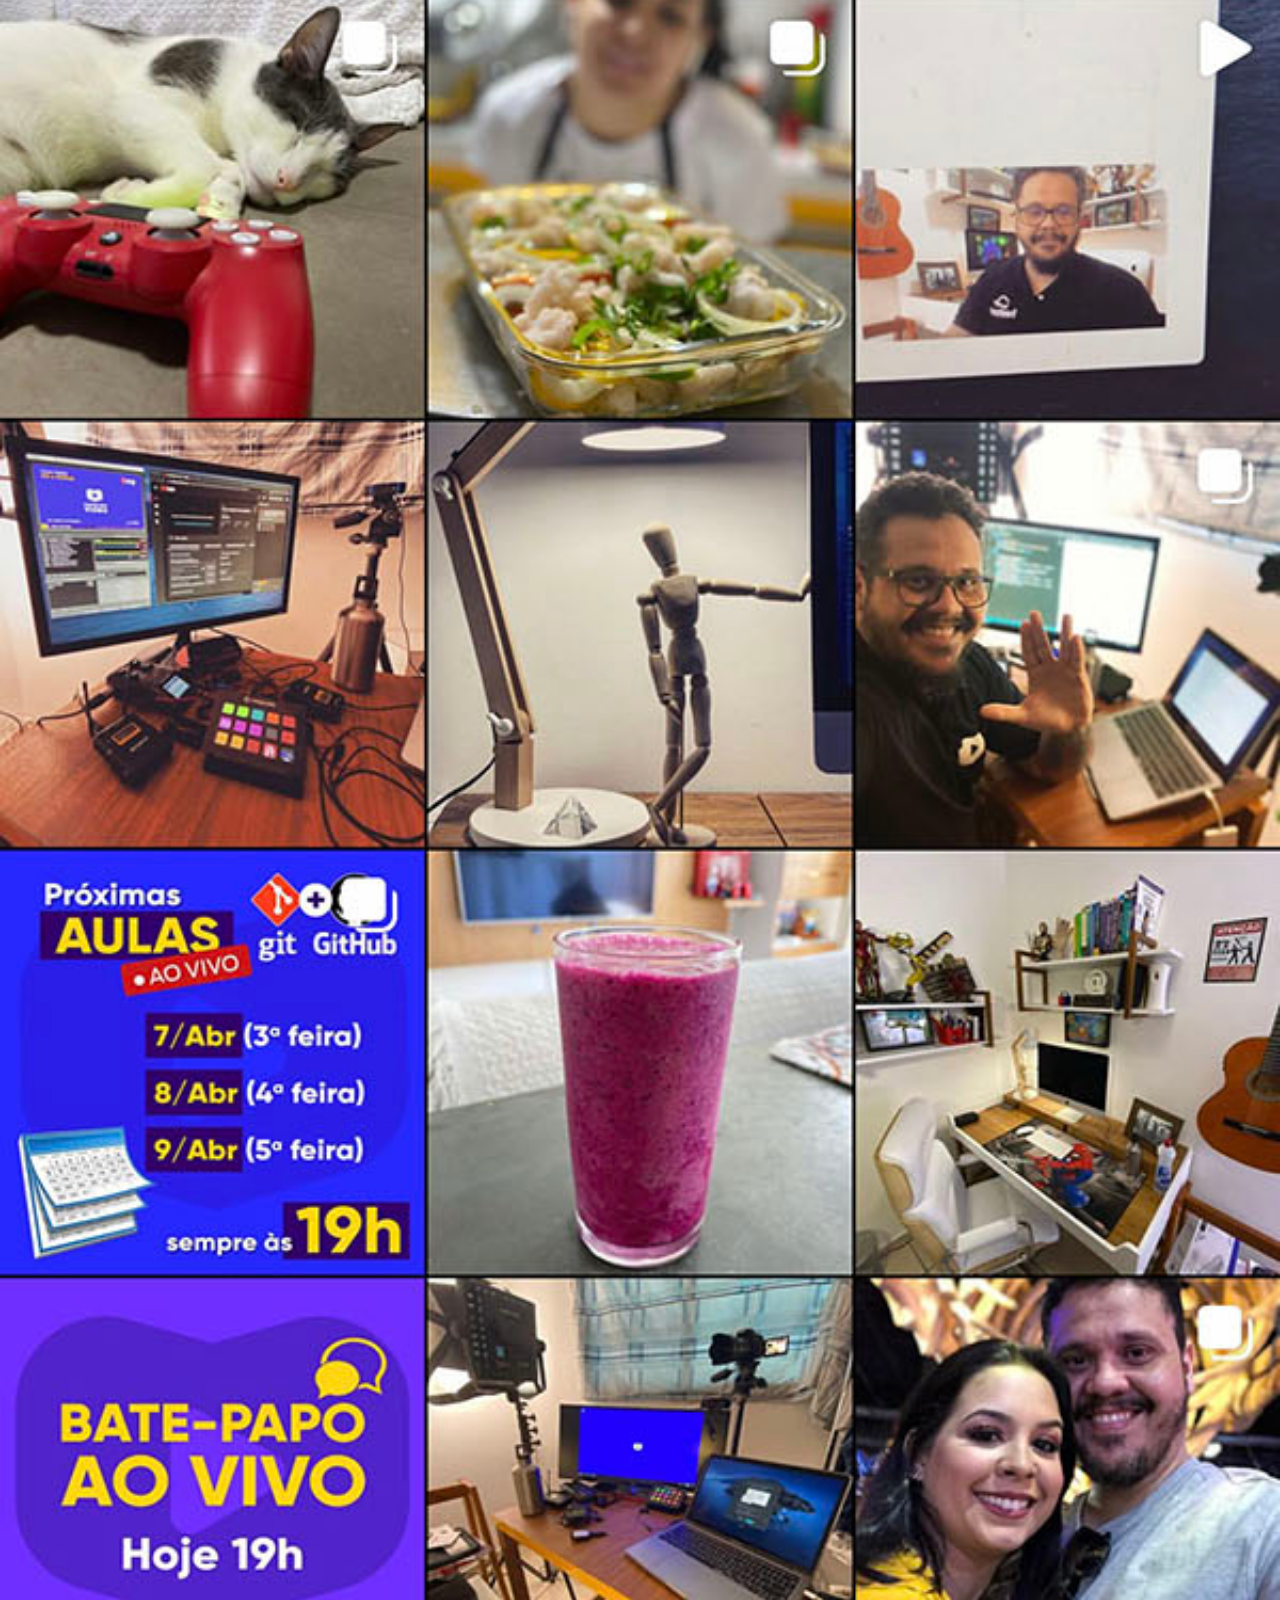
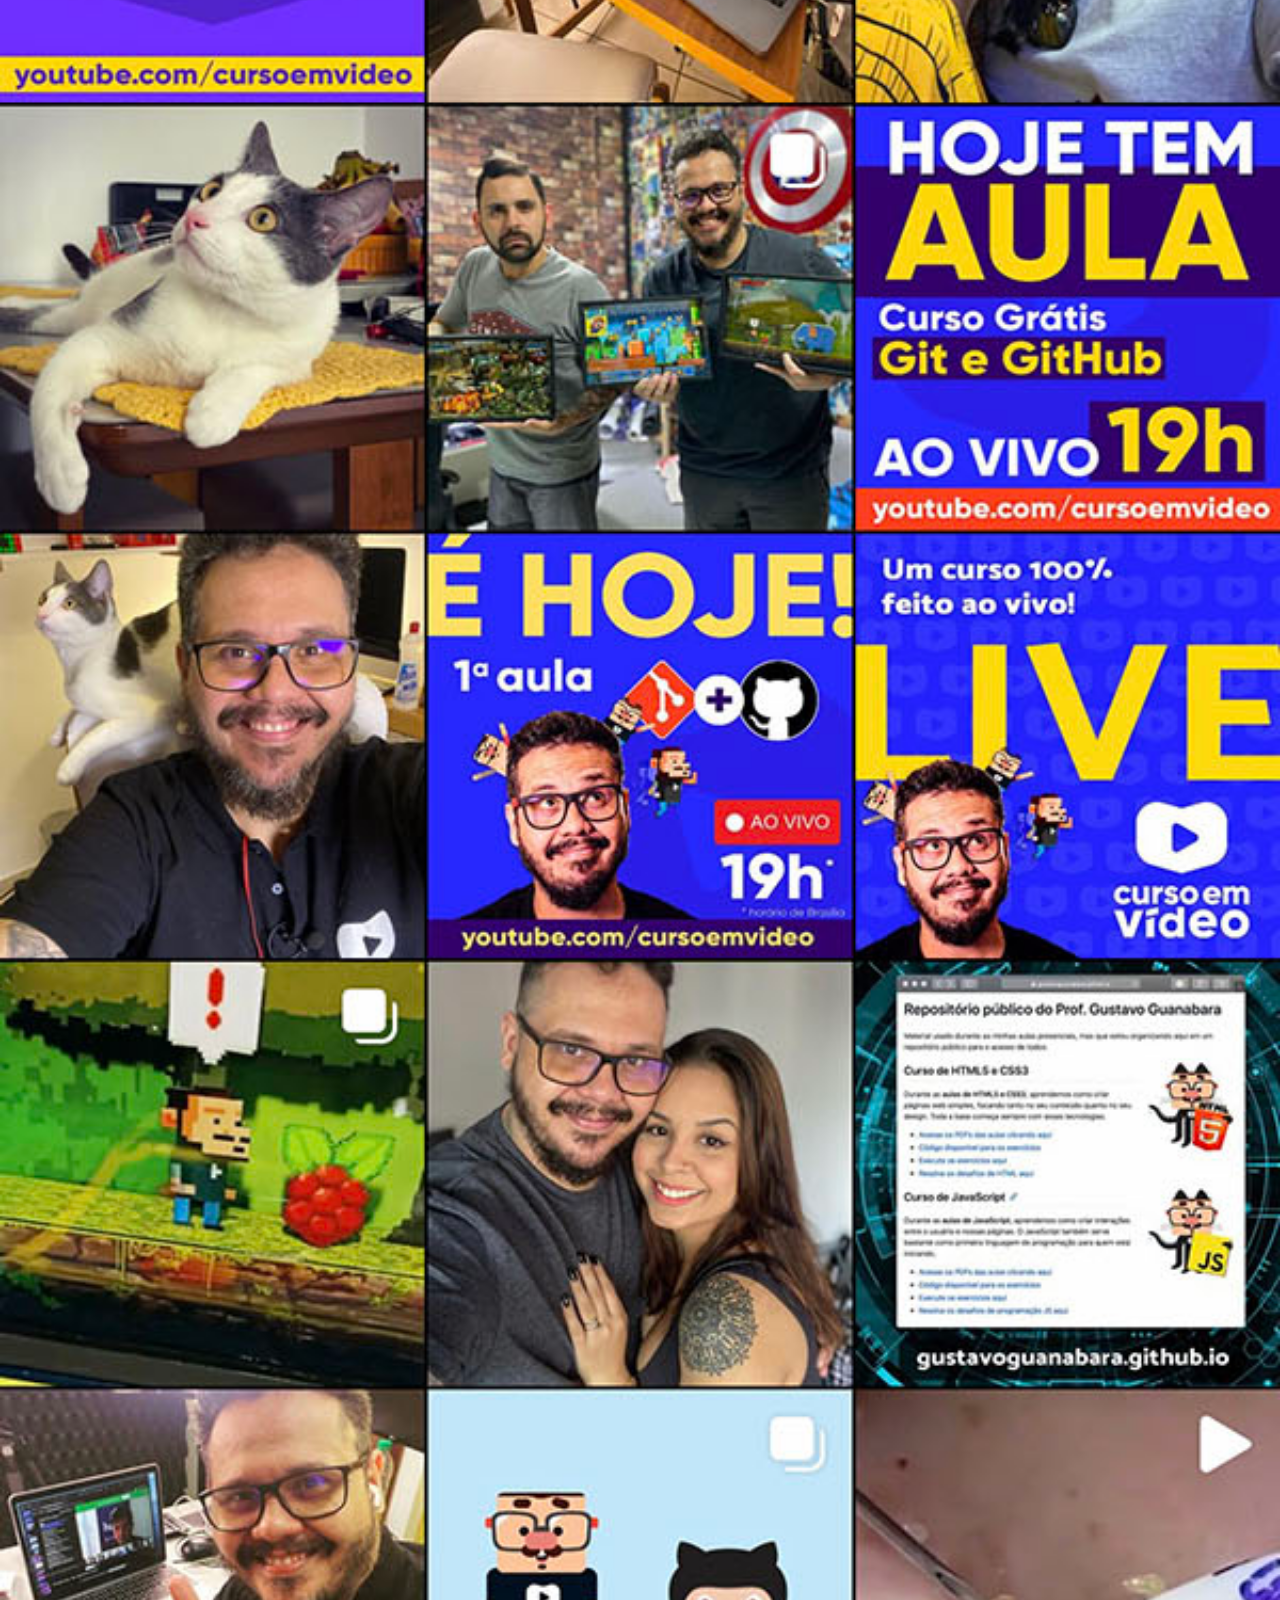
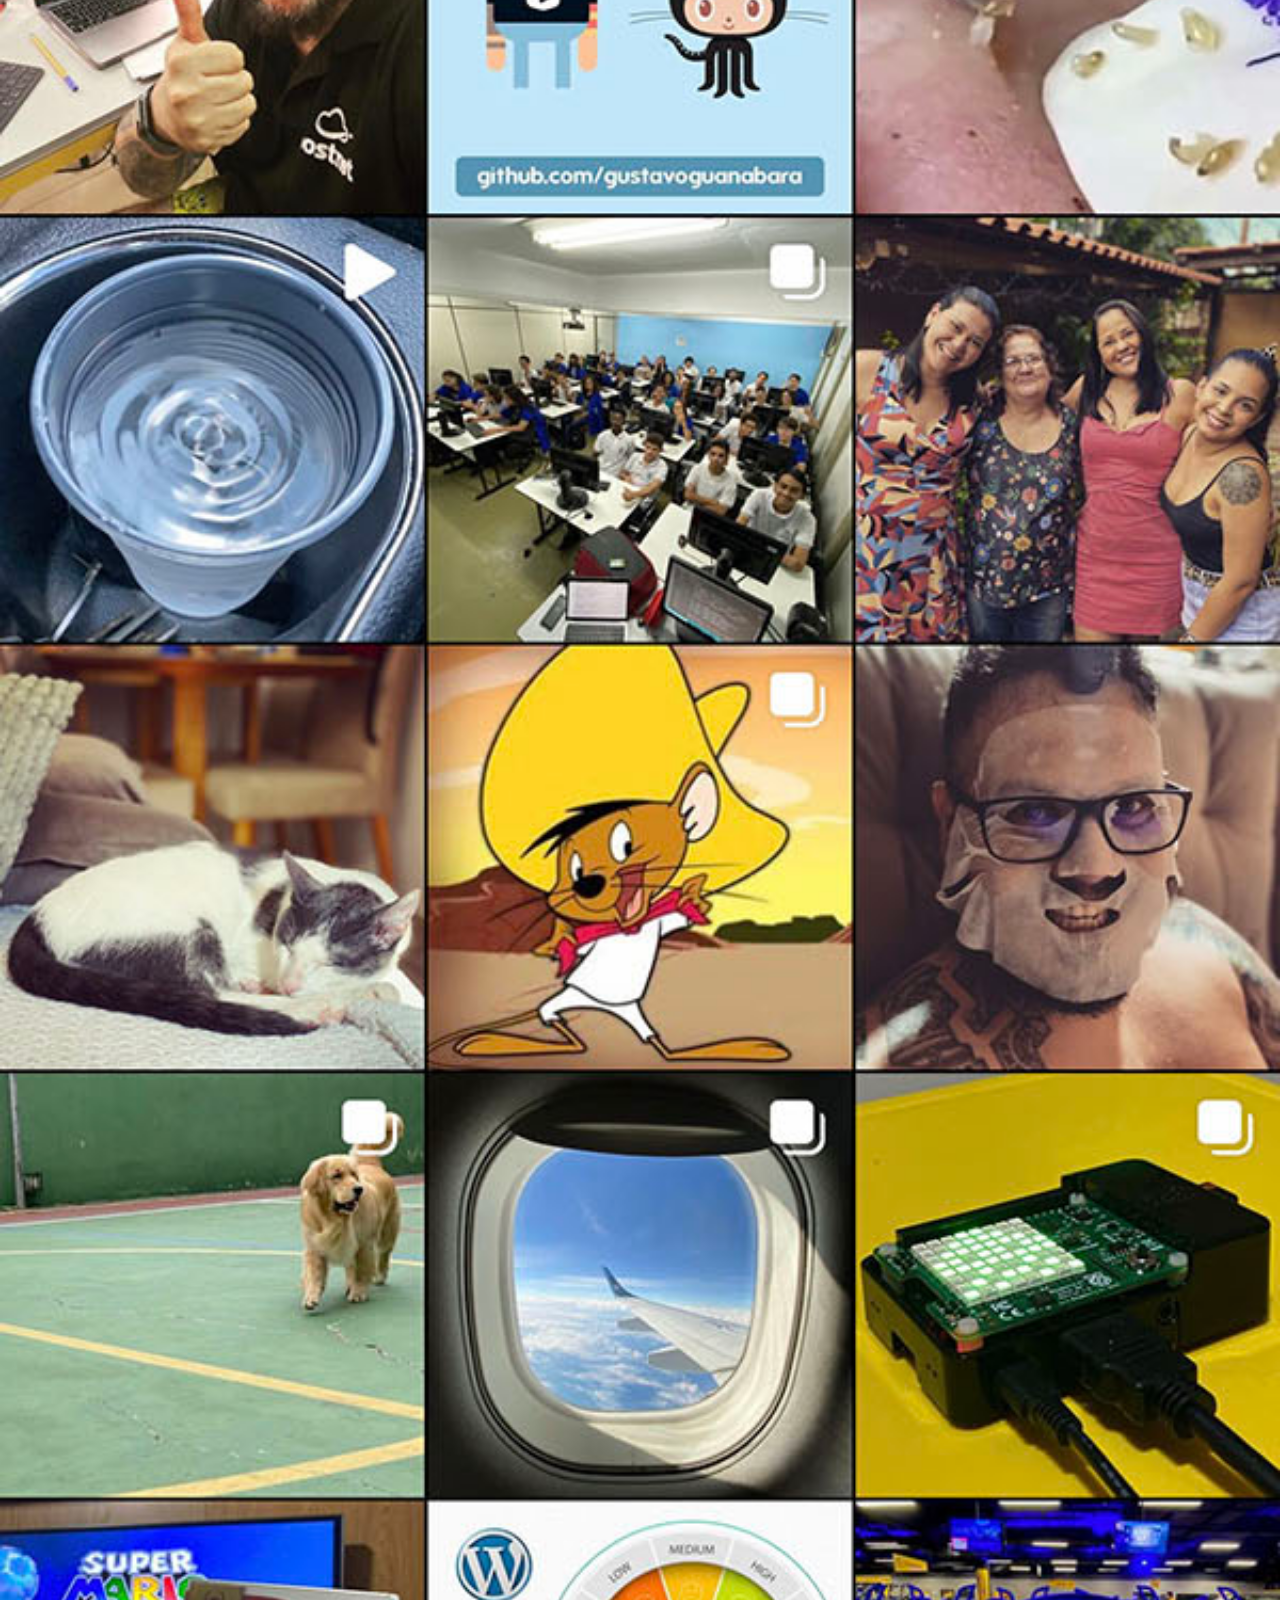
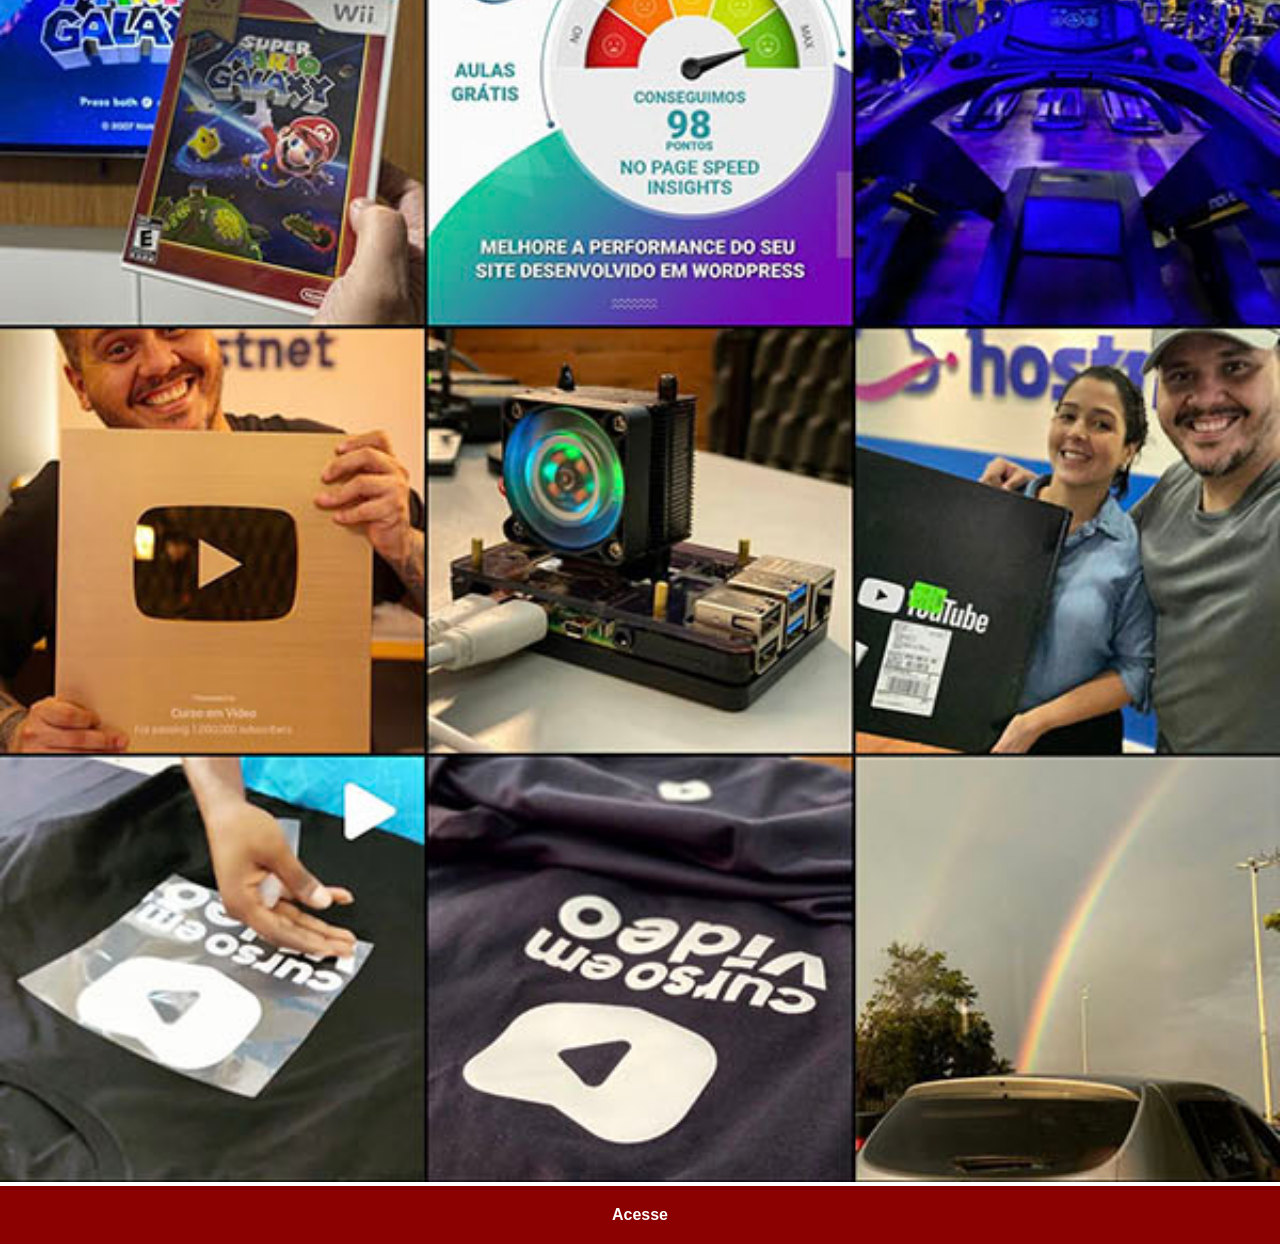
<file: instagram.html>
<!DOCTYPE html>
<html lang="pt-br">
<head>
    <meta charset="UTF-8">
    <meta name="viewport" content="width=device-width, initial-scale=1.0">
    <title>Instagram</title>
    <link rel="stylesheet" href="estilos/social.css">

</head>
<body>
  <img src="imagens/tela-instagram.jpg" alt="instagram">  
  <a href="https://www.instagram.com/gustavoguanabara/ tar" target="_blank">Acesse</a>
</body>
</html>
</file>
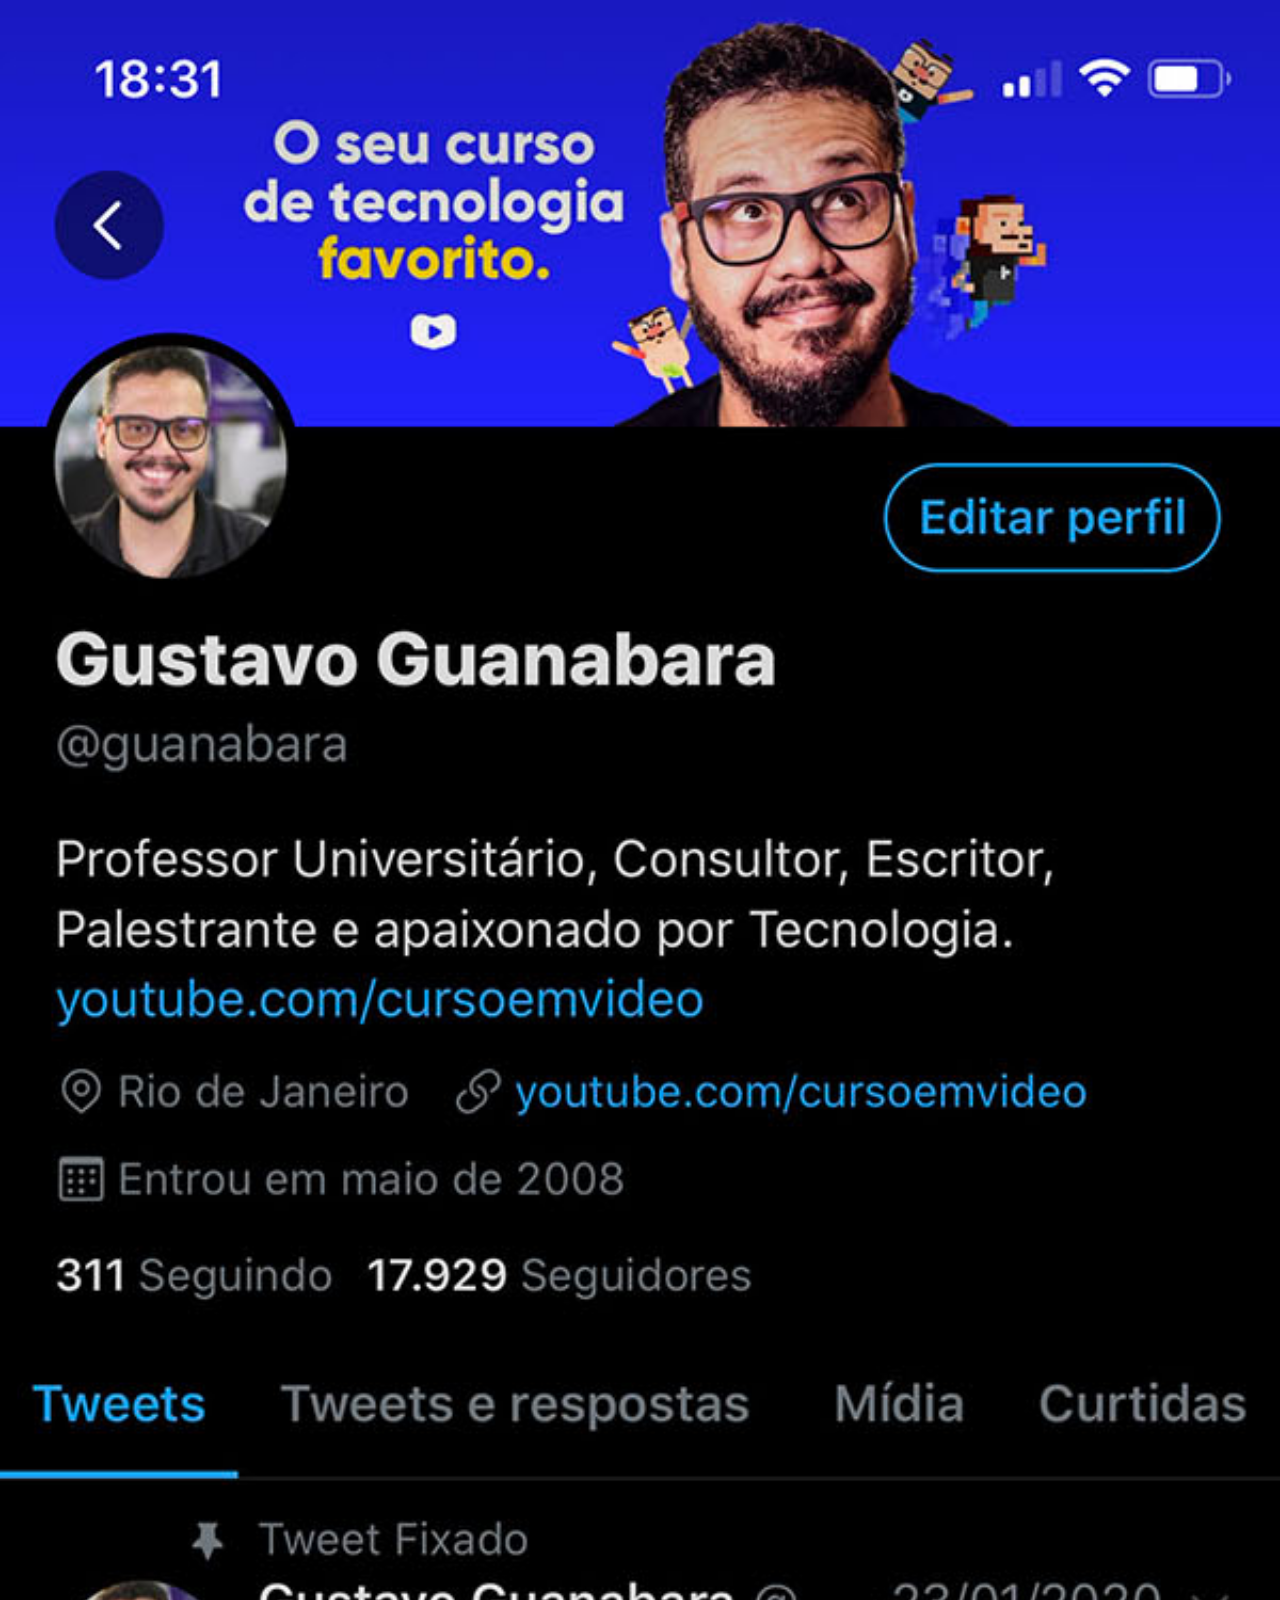
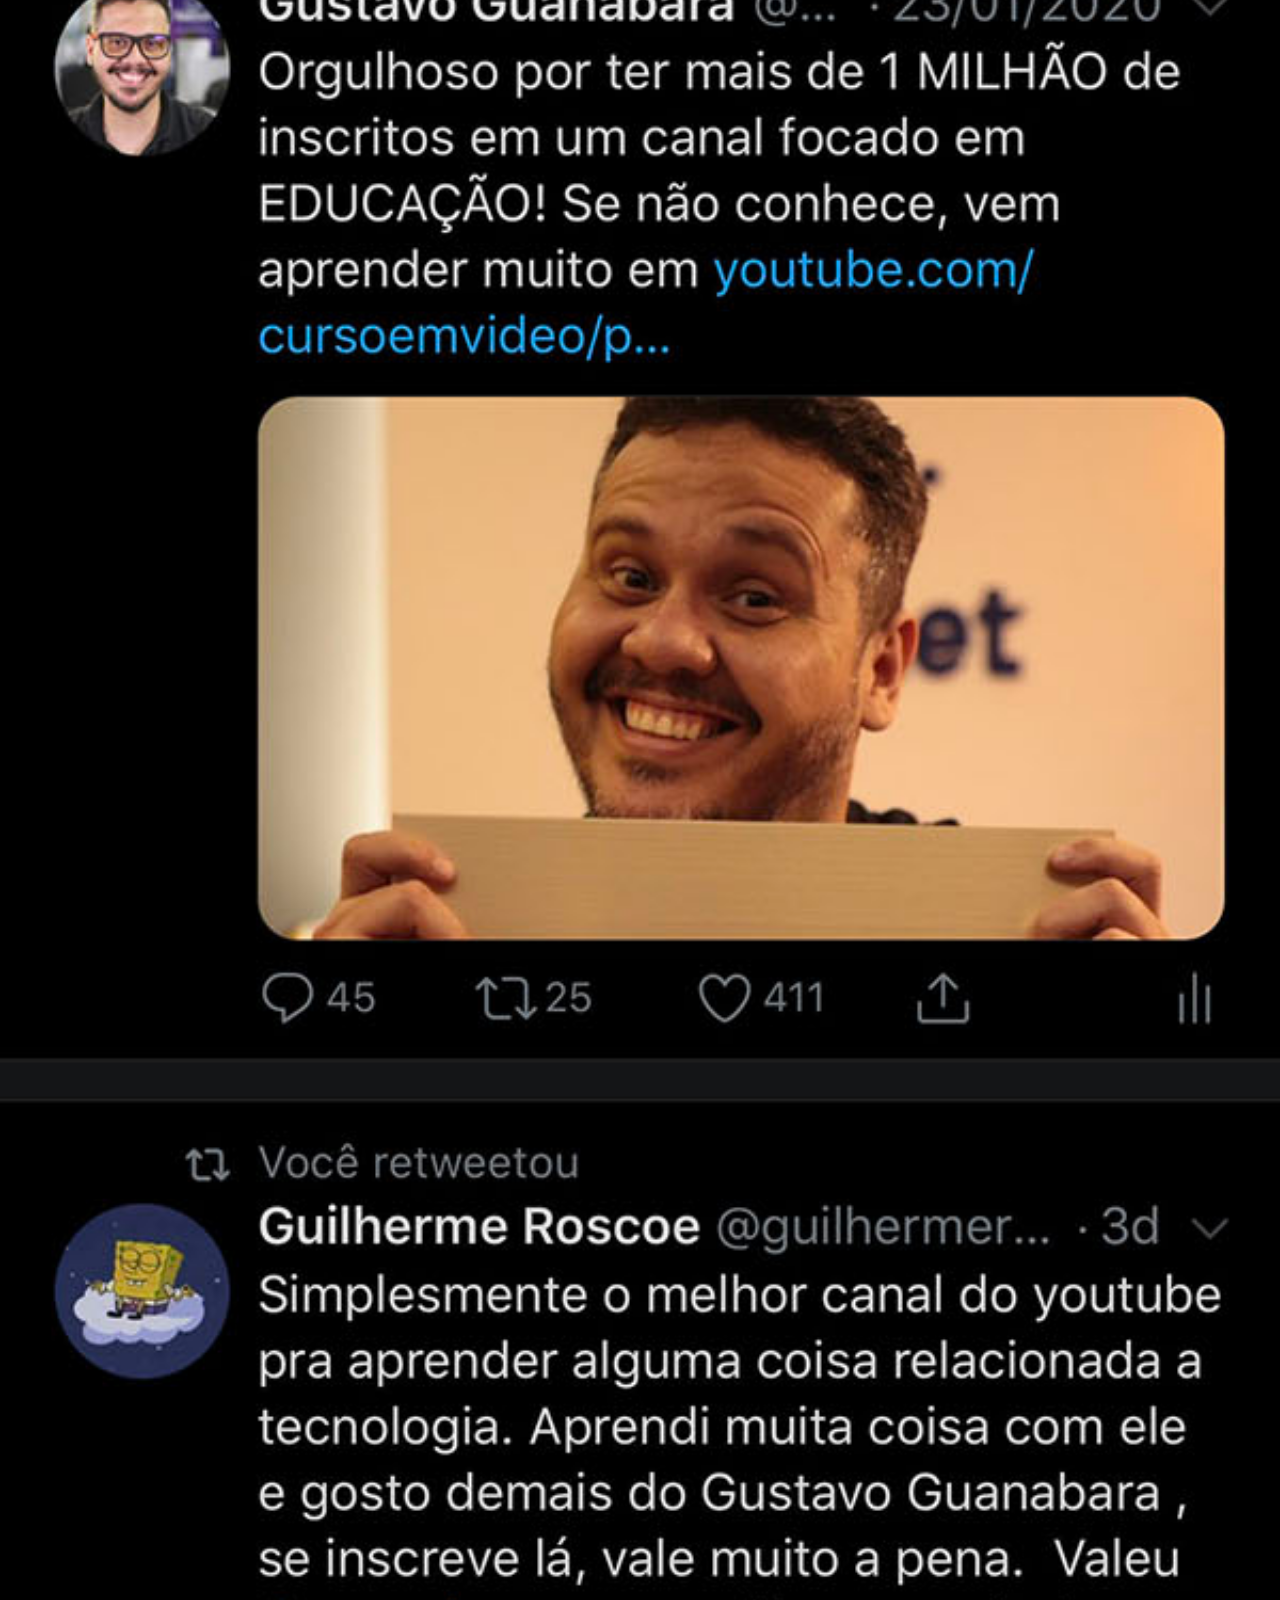
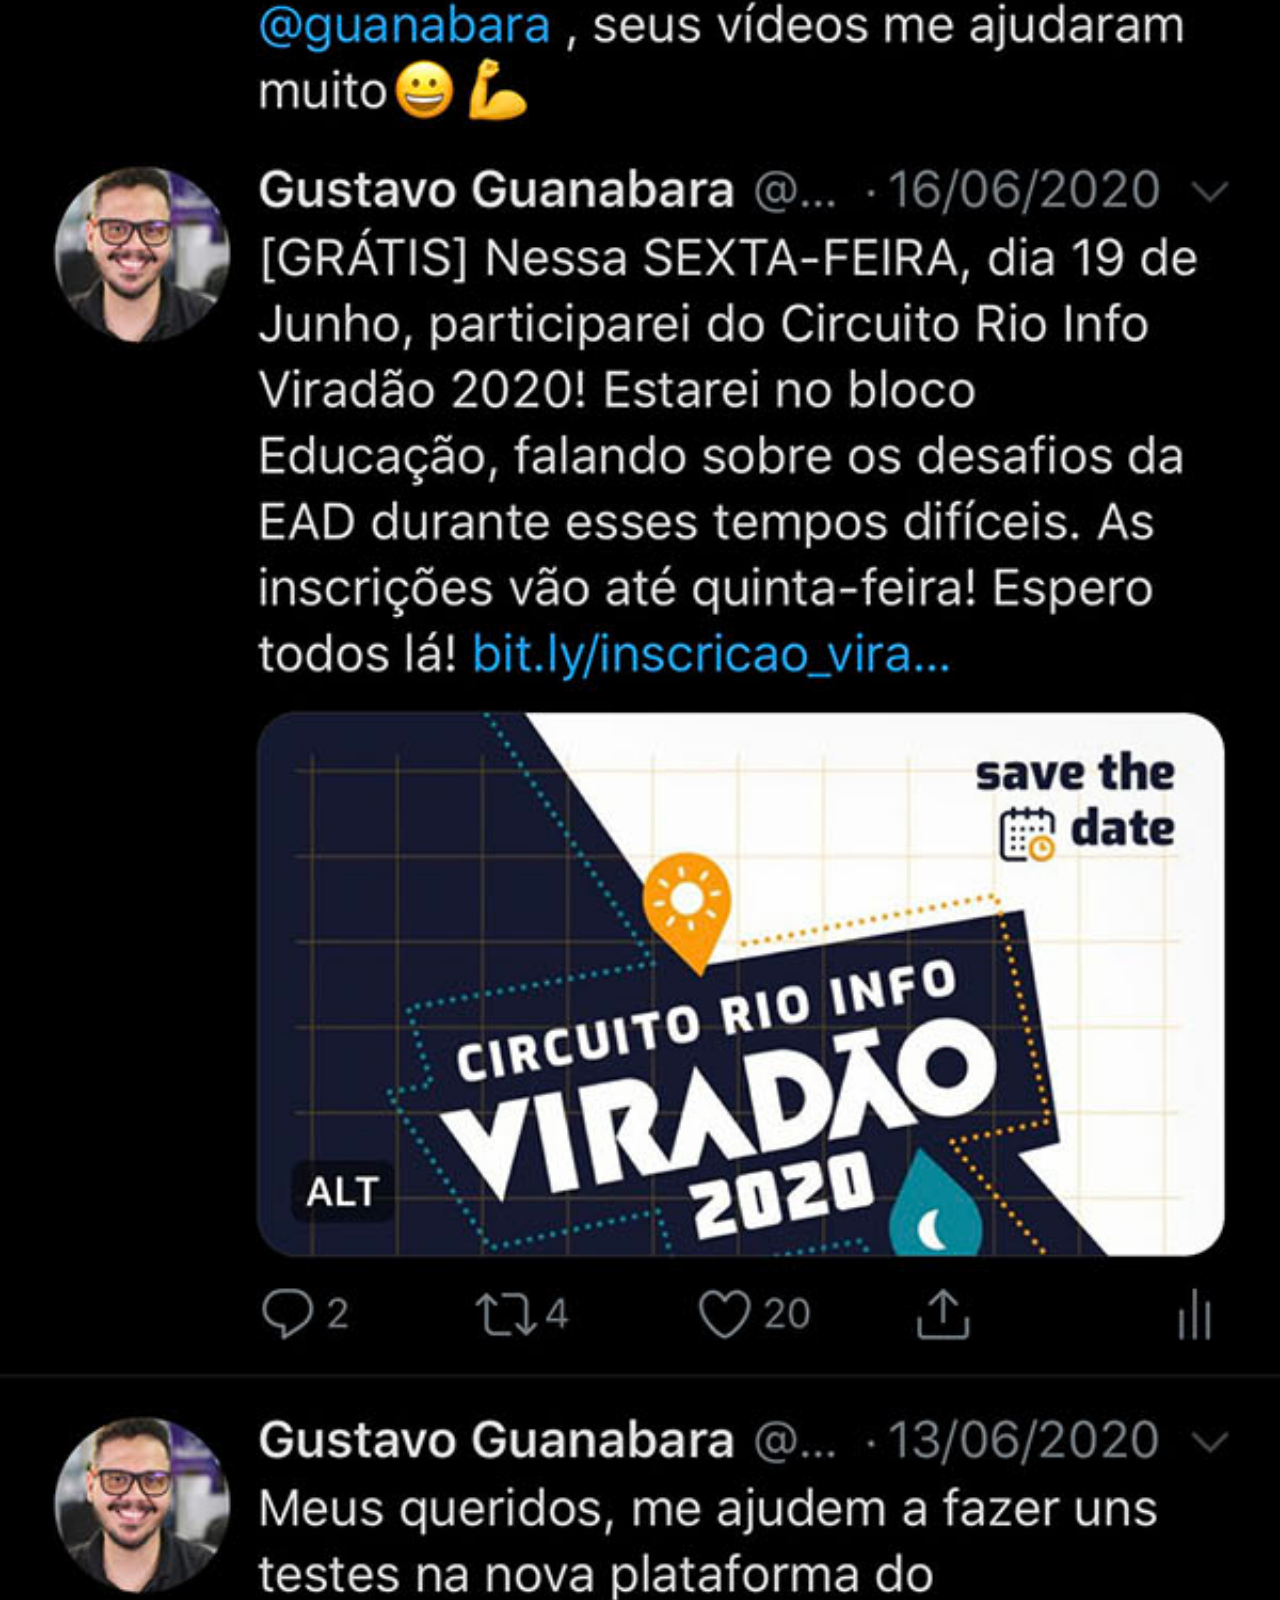
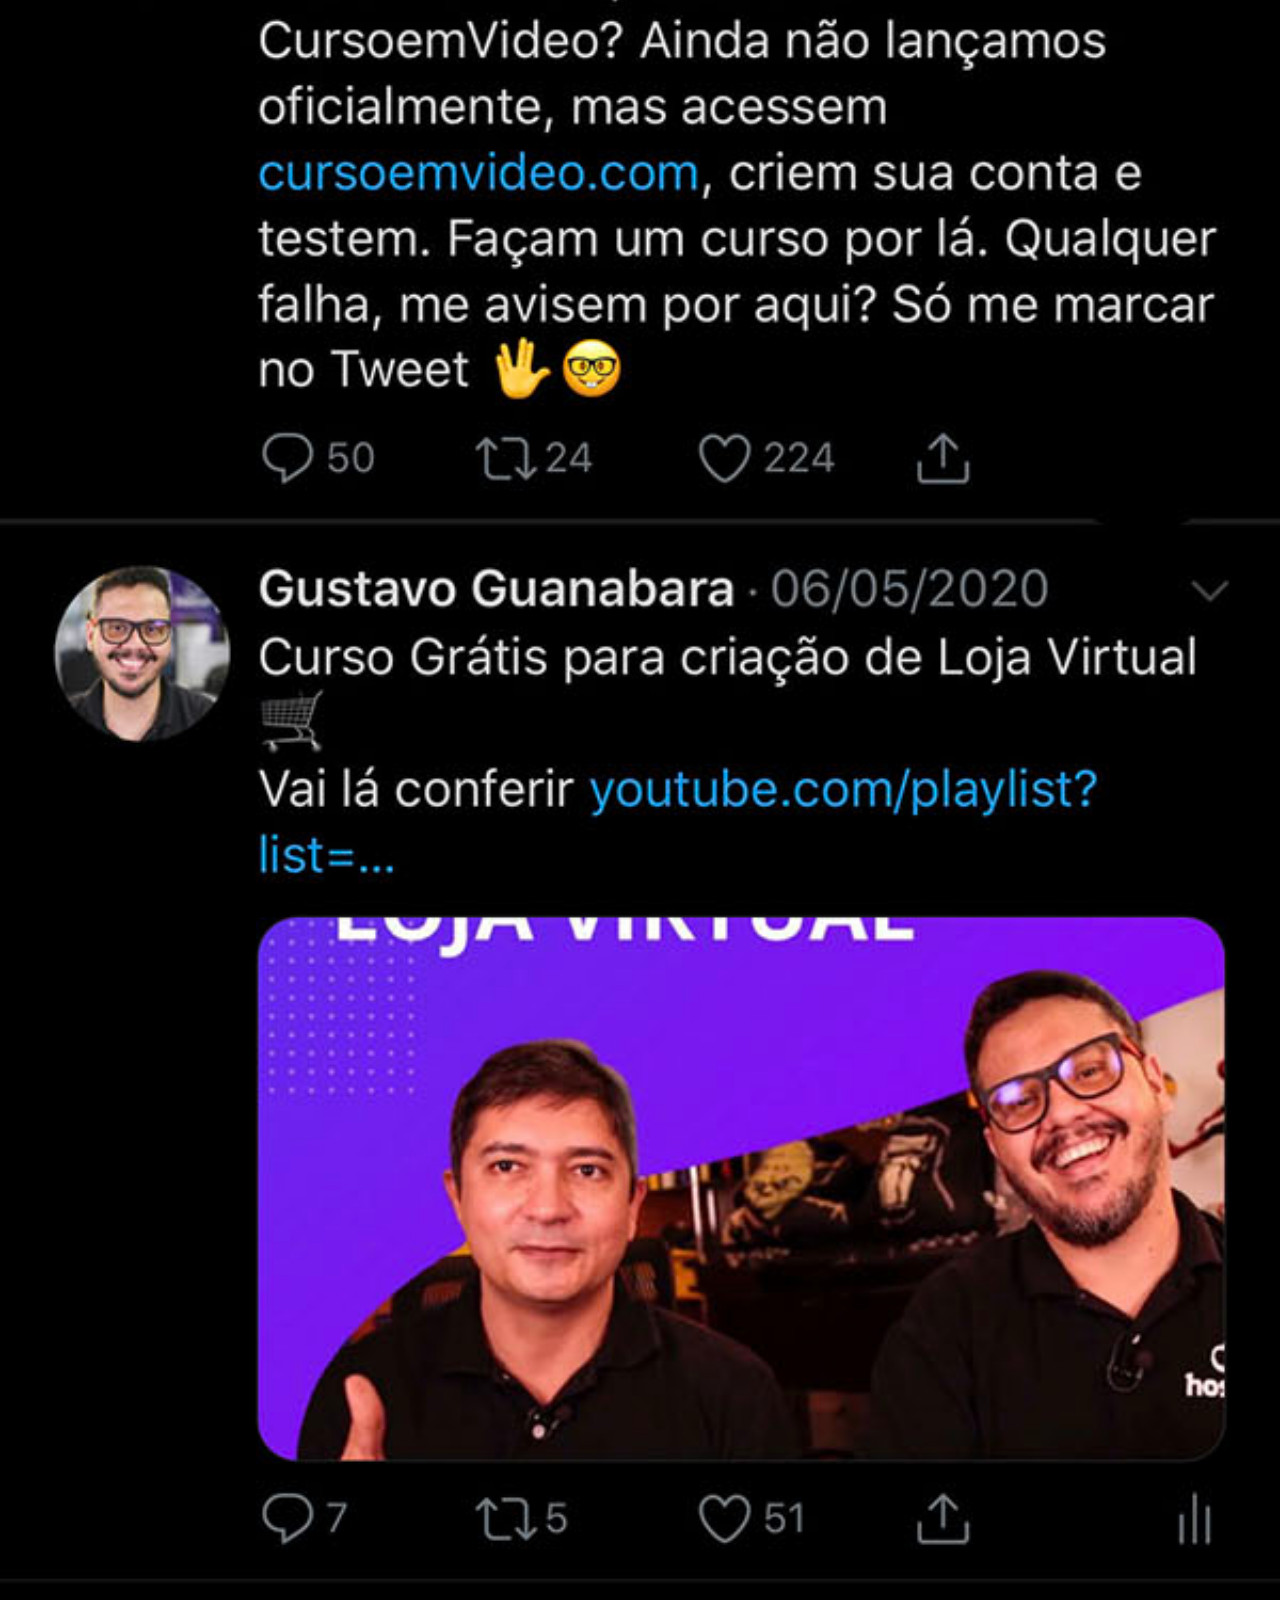
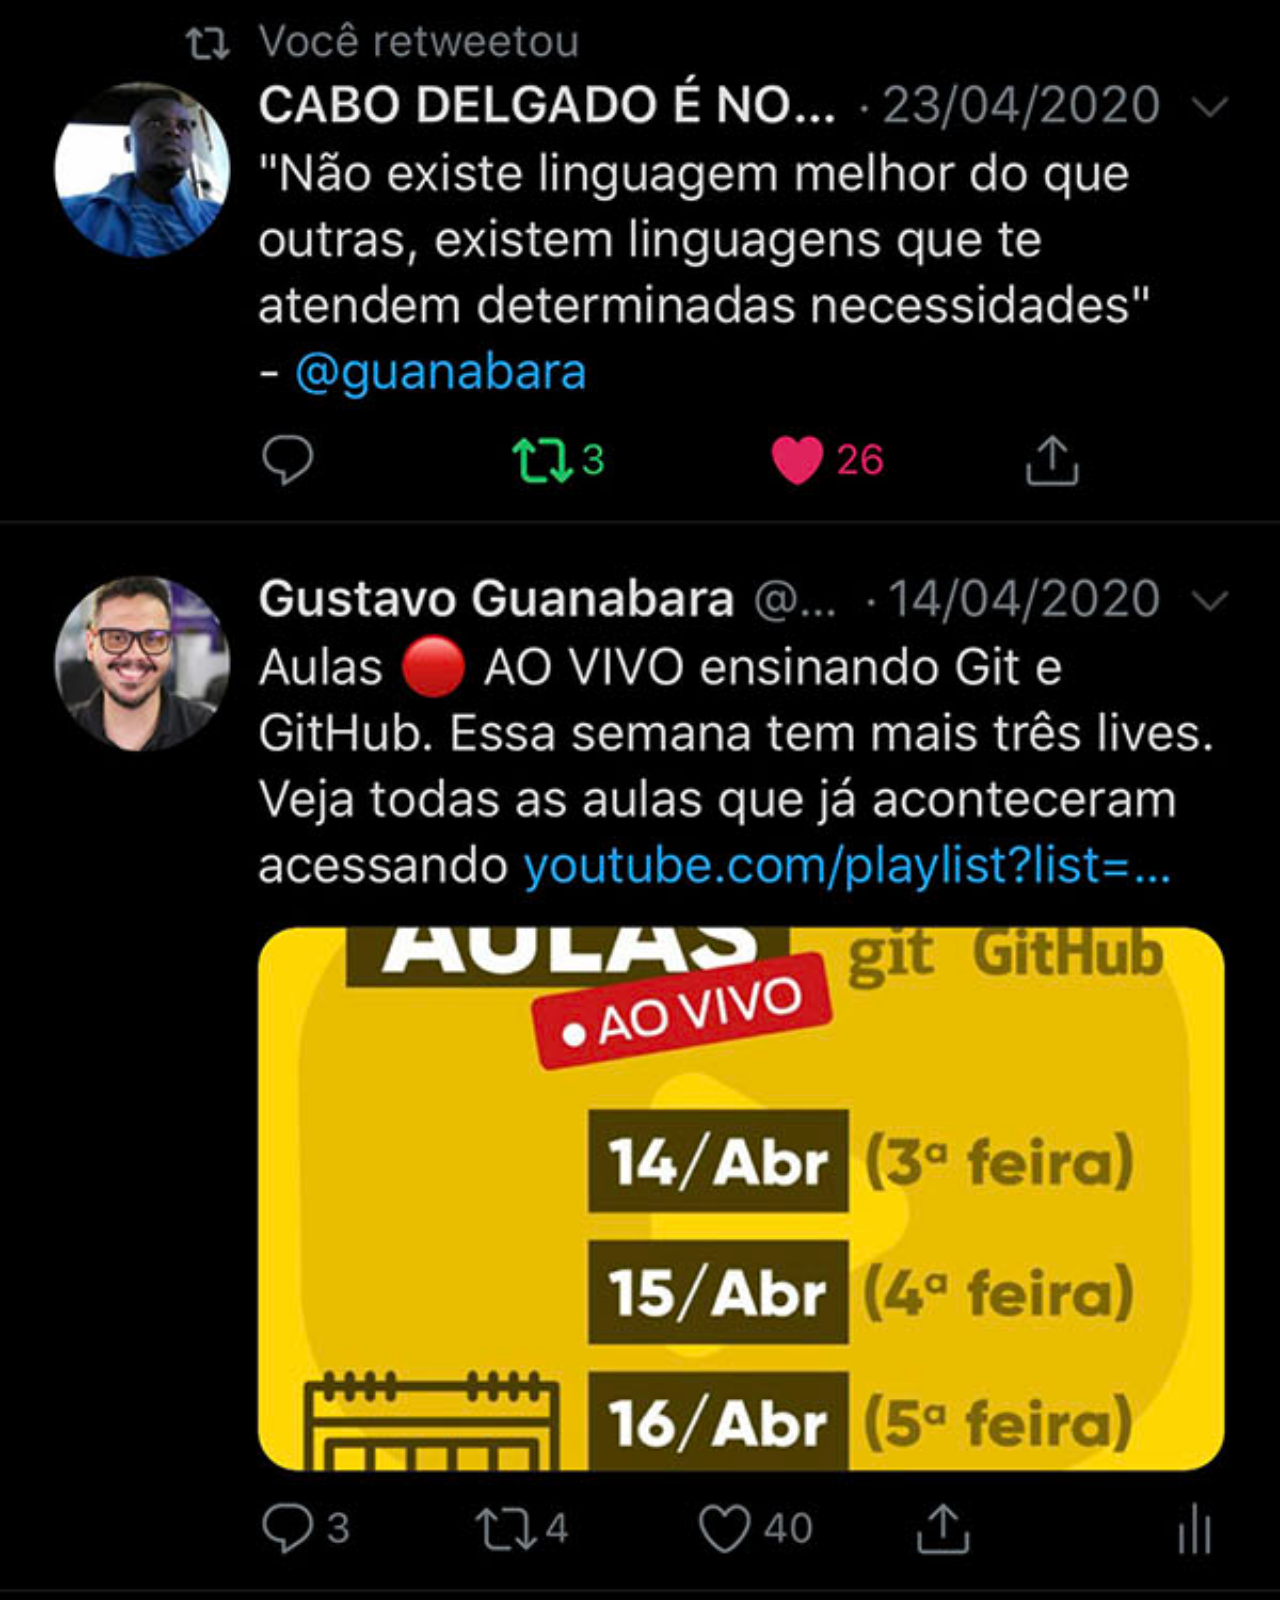
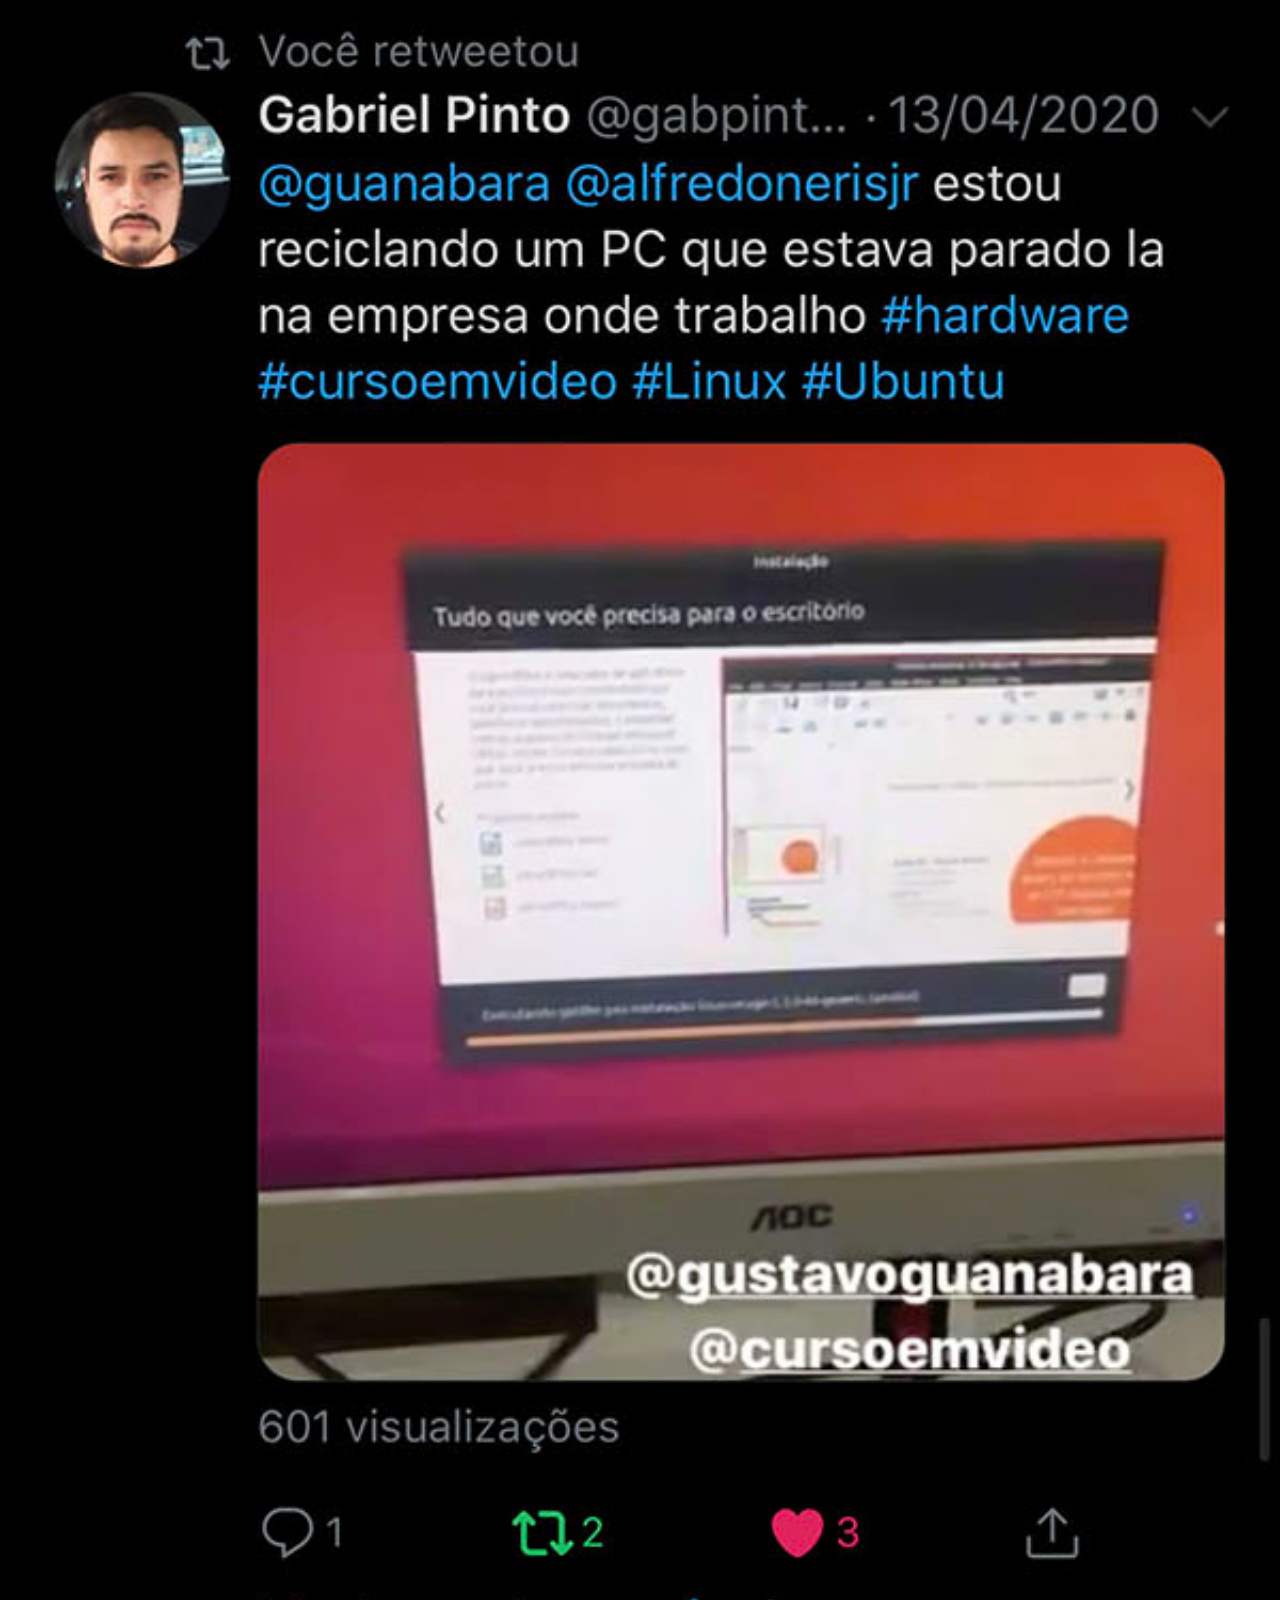
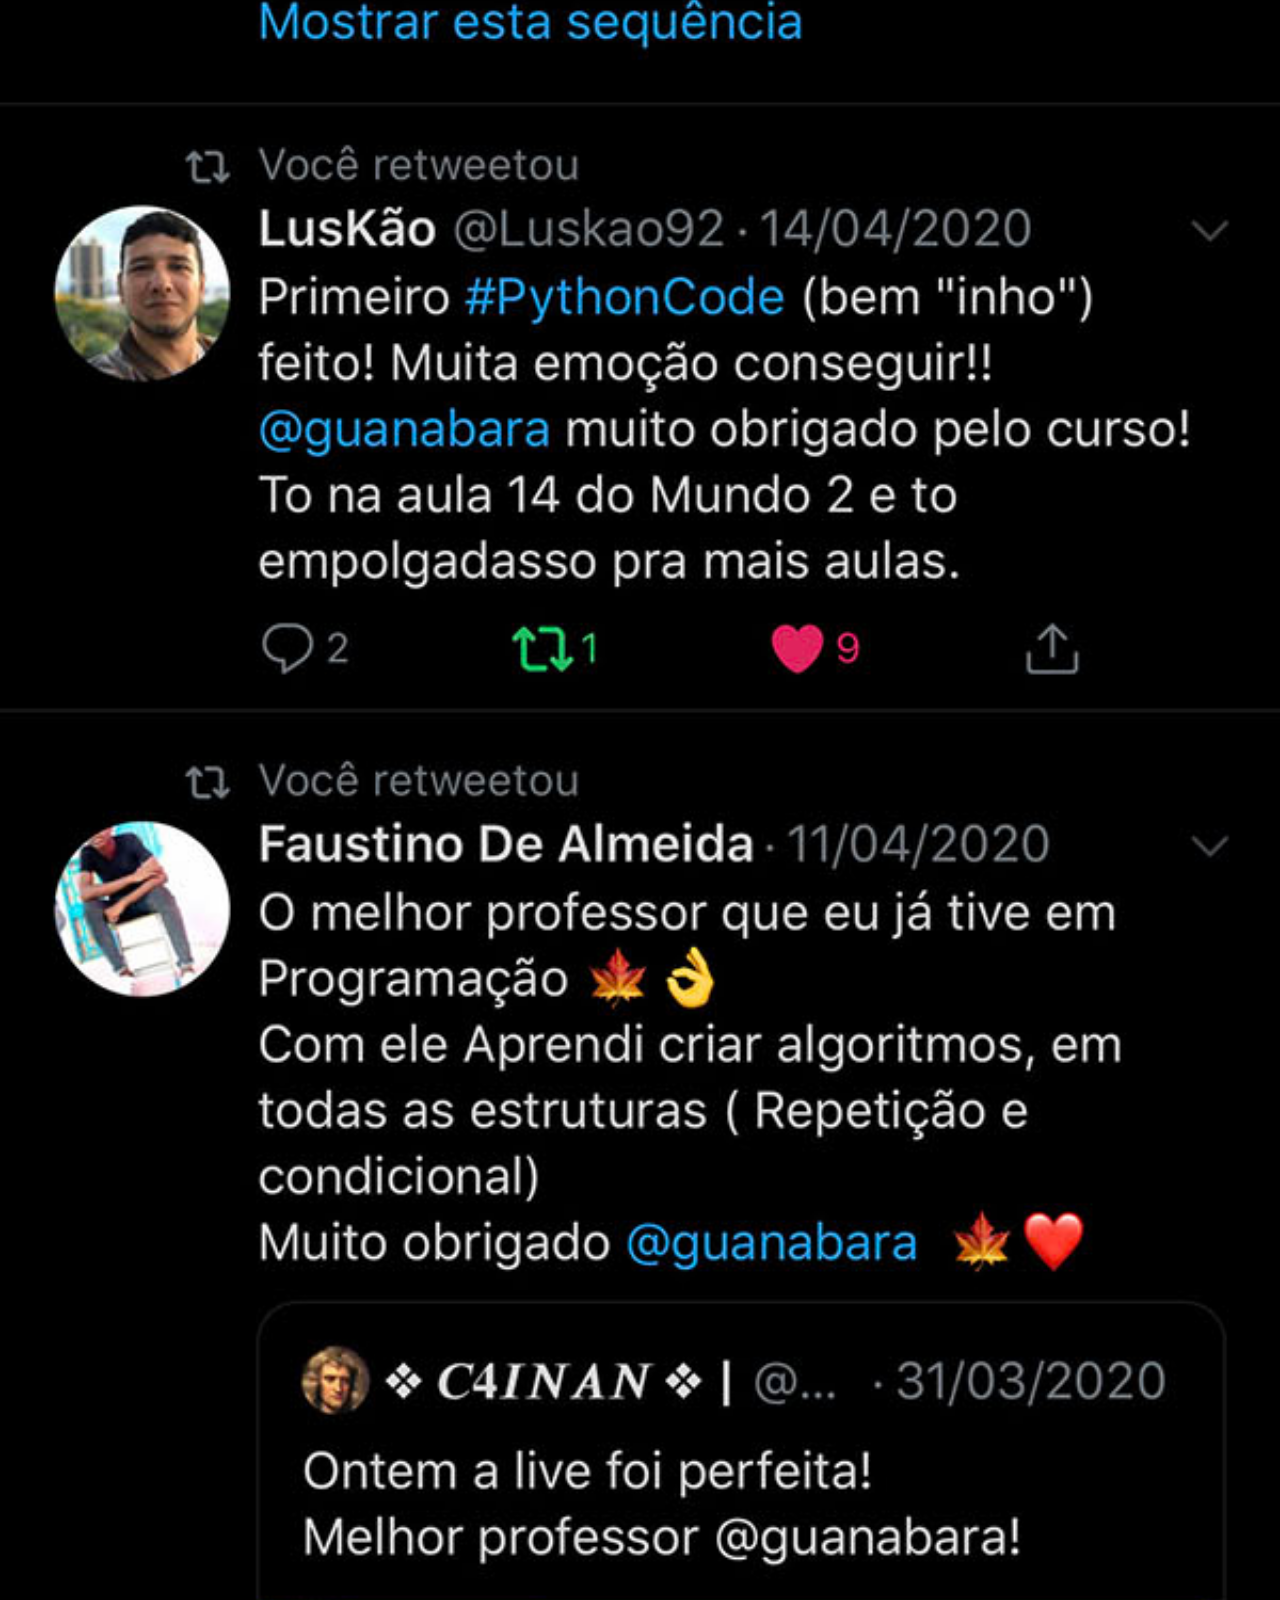
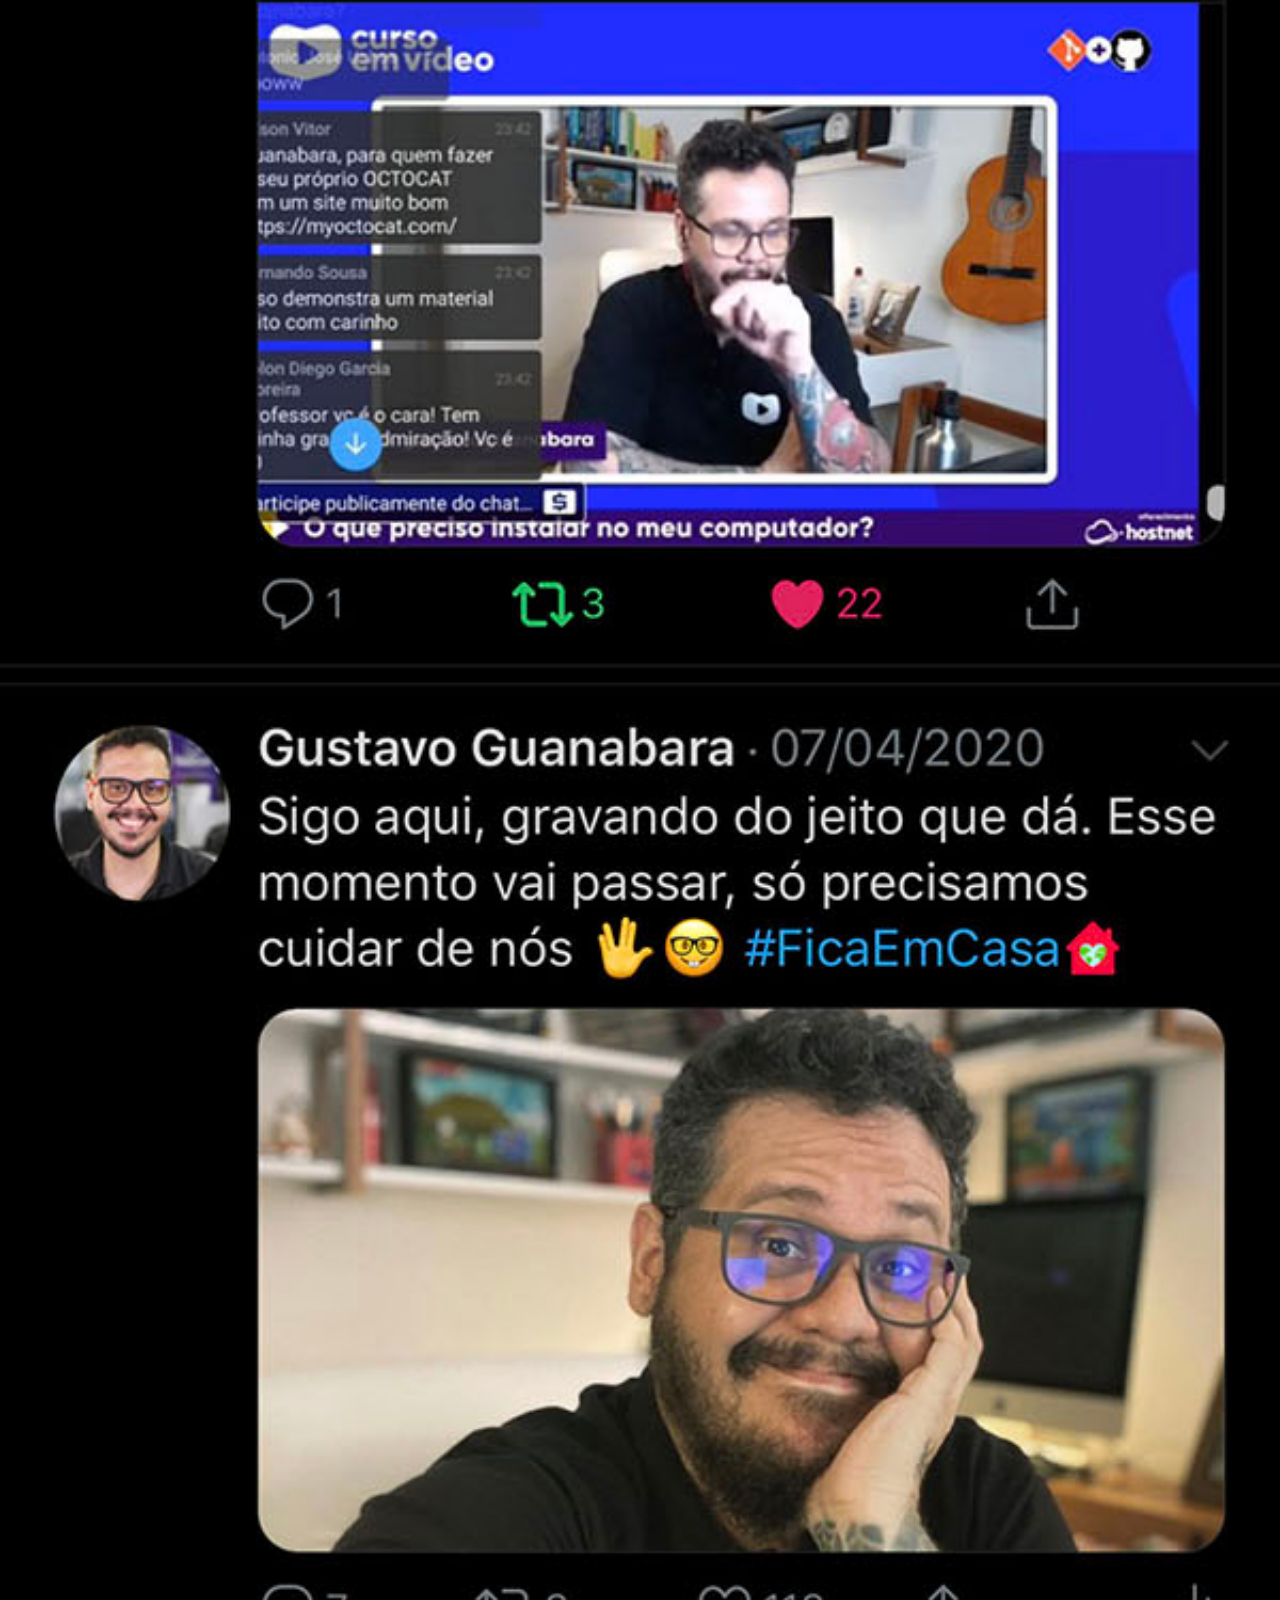
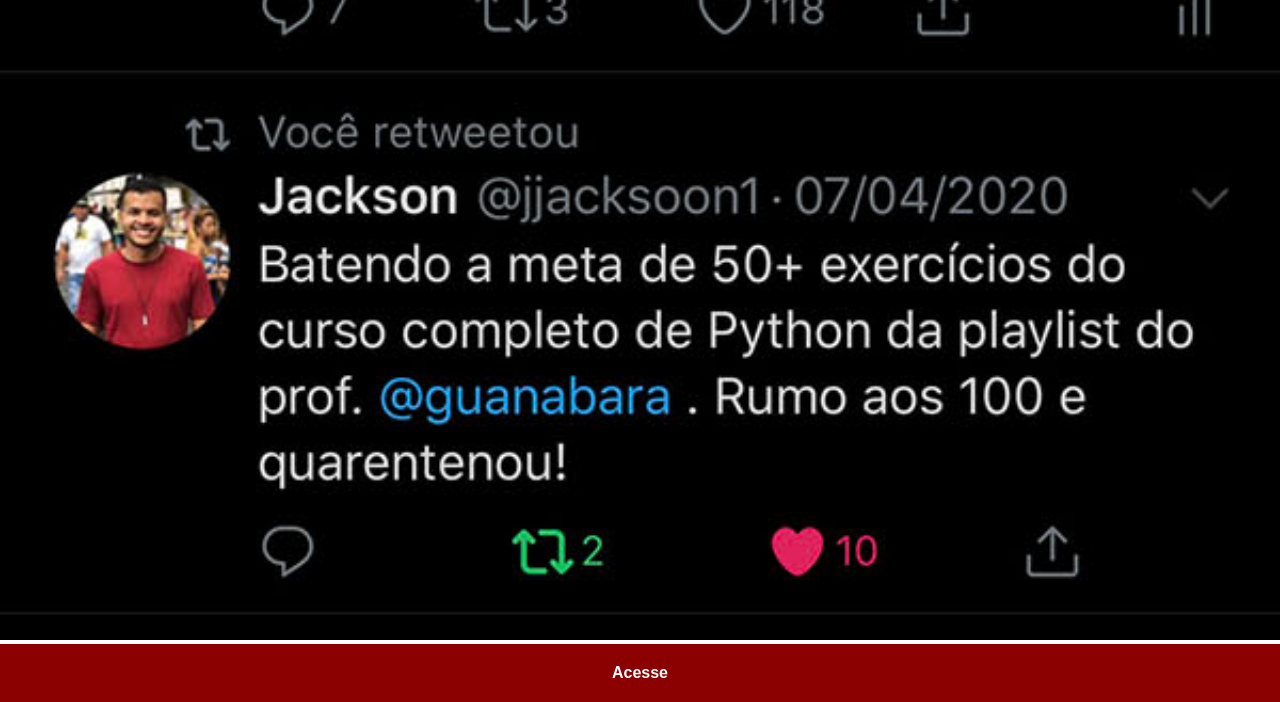
<file: twiter.html>
<!DOCTYPE html>
<html lang="pt-br">
<head>
    <meta charset="UTF-8">
    <meta name="viewport" content="width=device-width, initial-scale=1.0">
    <title>Twiter</title>
    <link rel="stylesheet" href="estilos/social.css">
</head>
<body>
  <img src="imagens/tela-twitter.jpg" alt="twiter">
  <a href="https://x.com/guanabara" target="_blank">Acesse</a>  
</body>
</html>
</file>
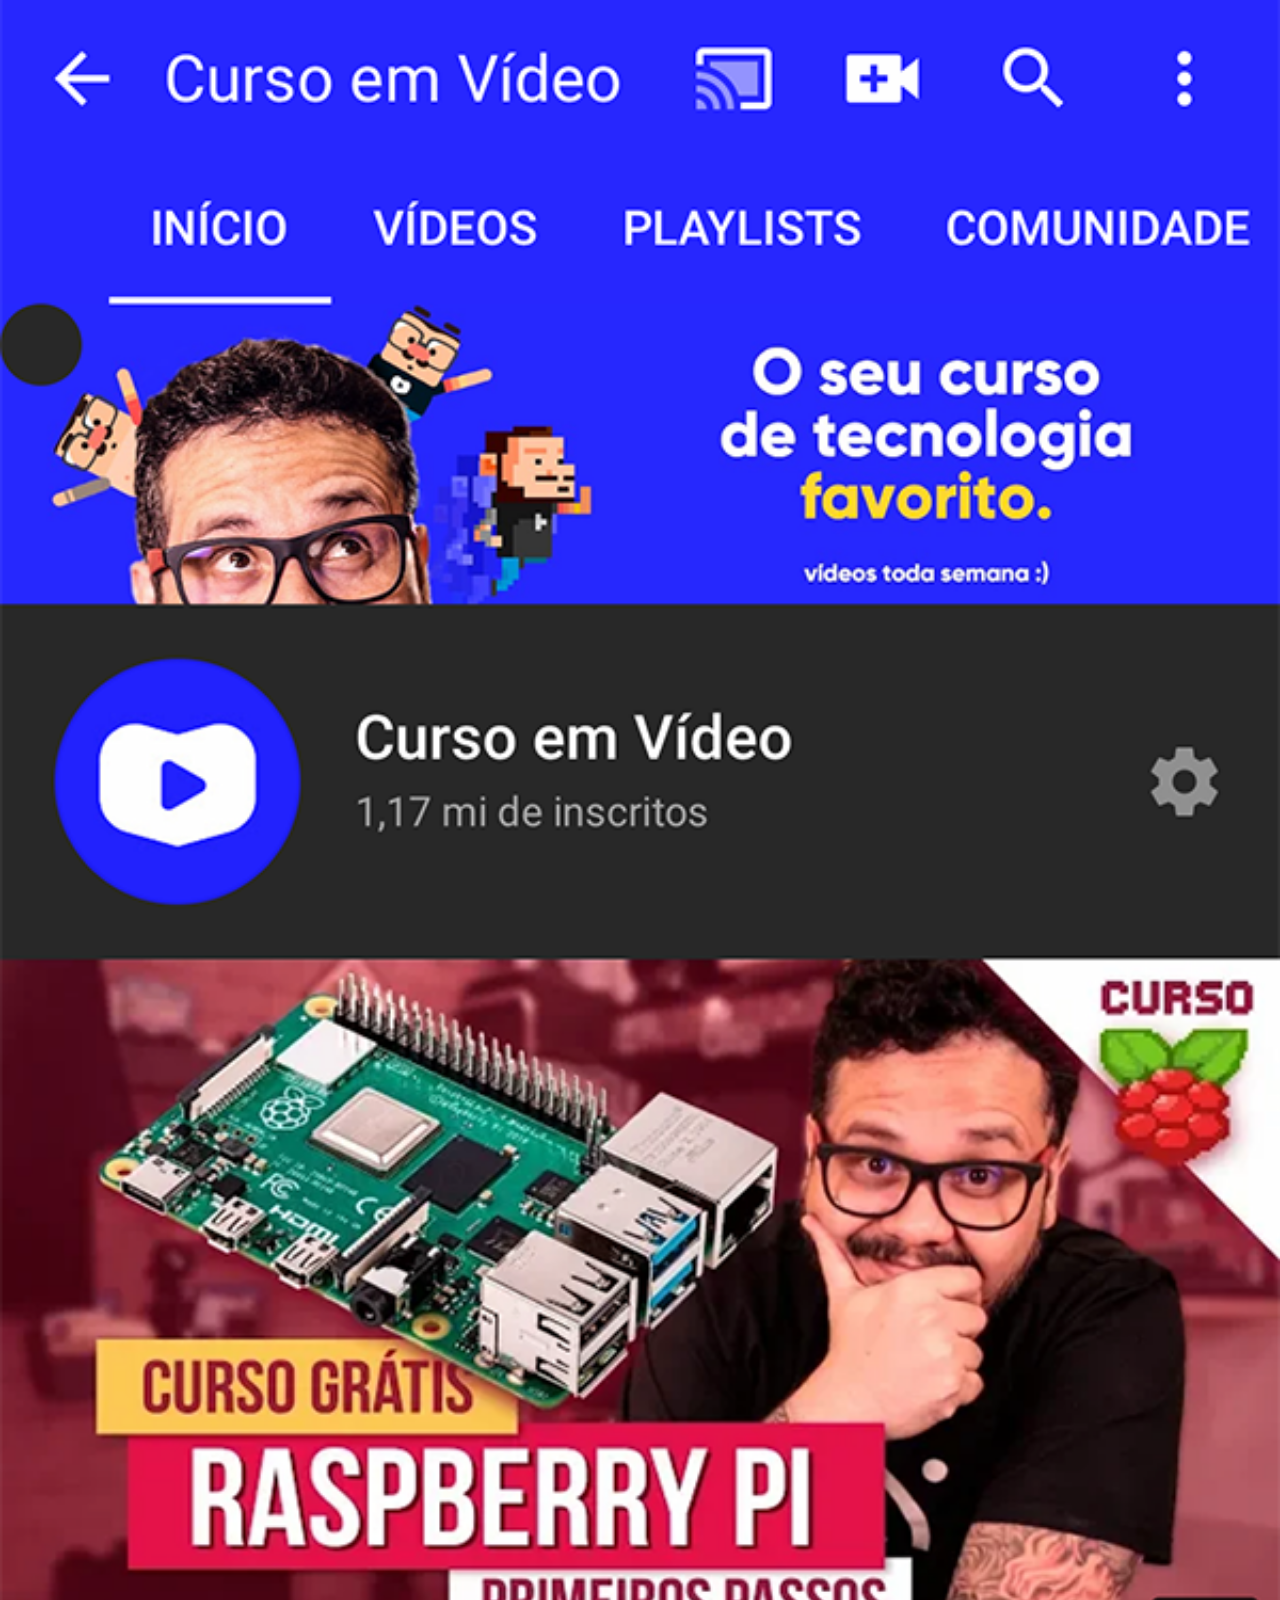
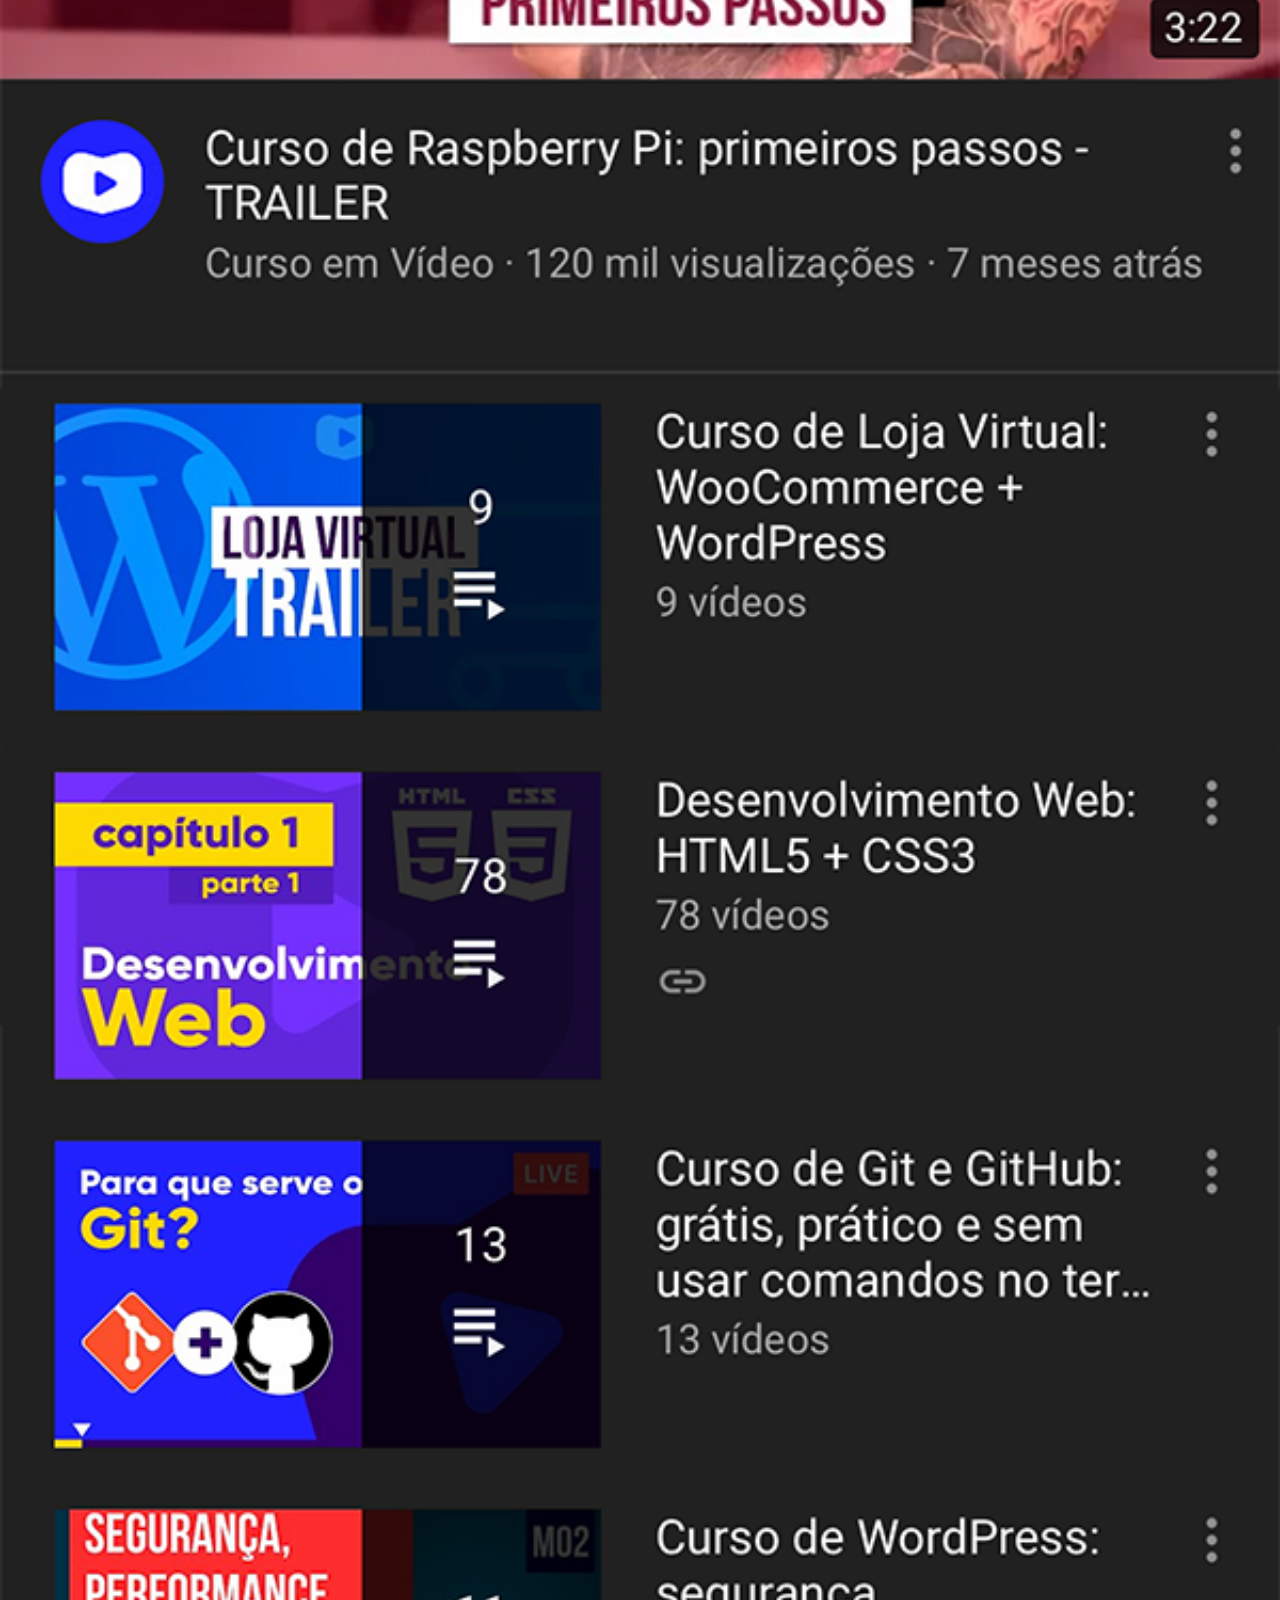
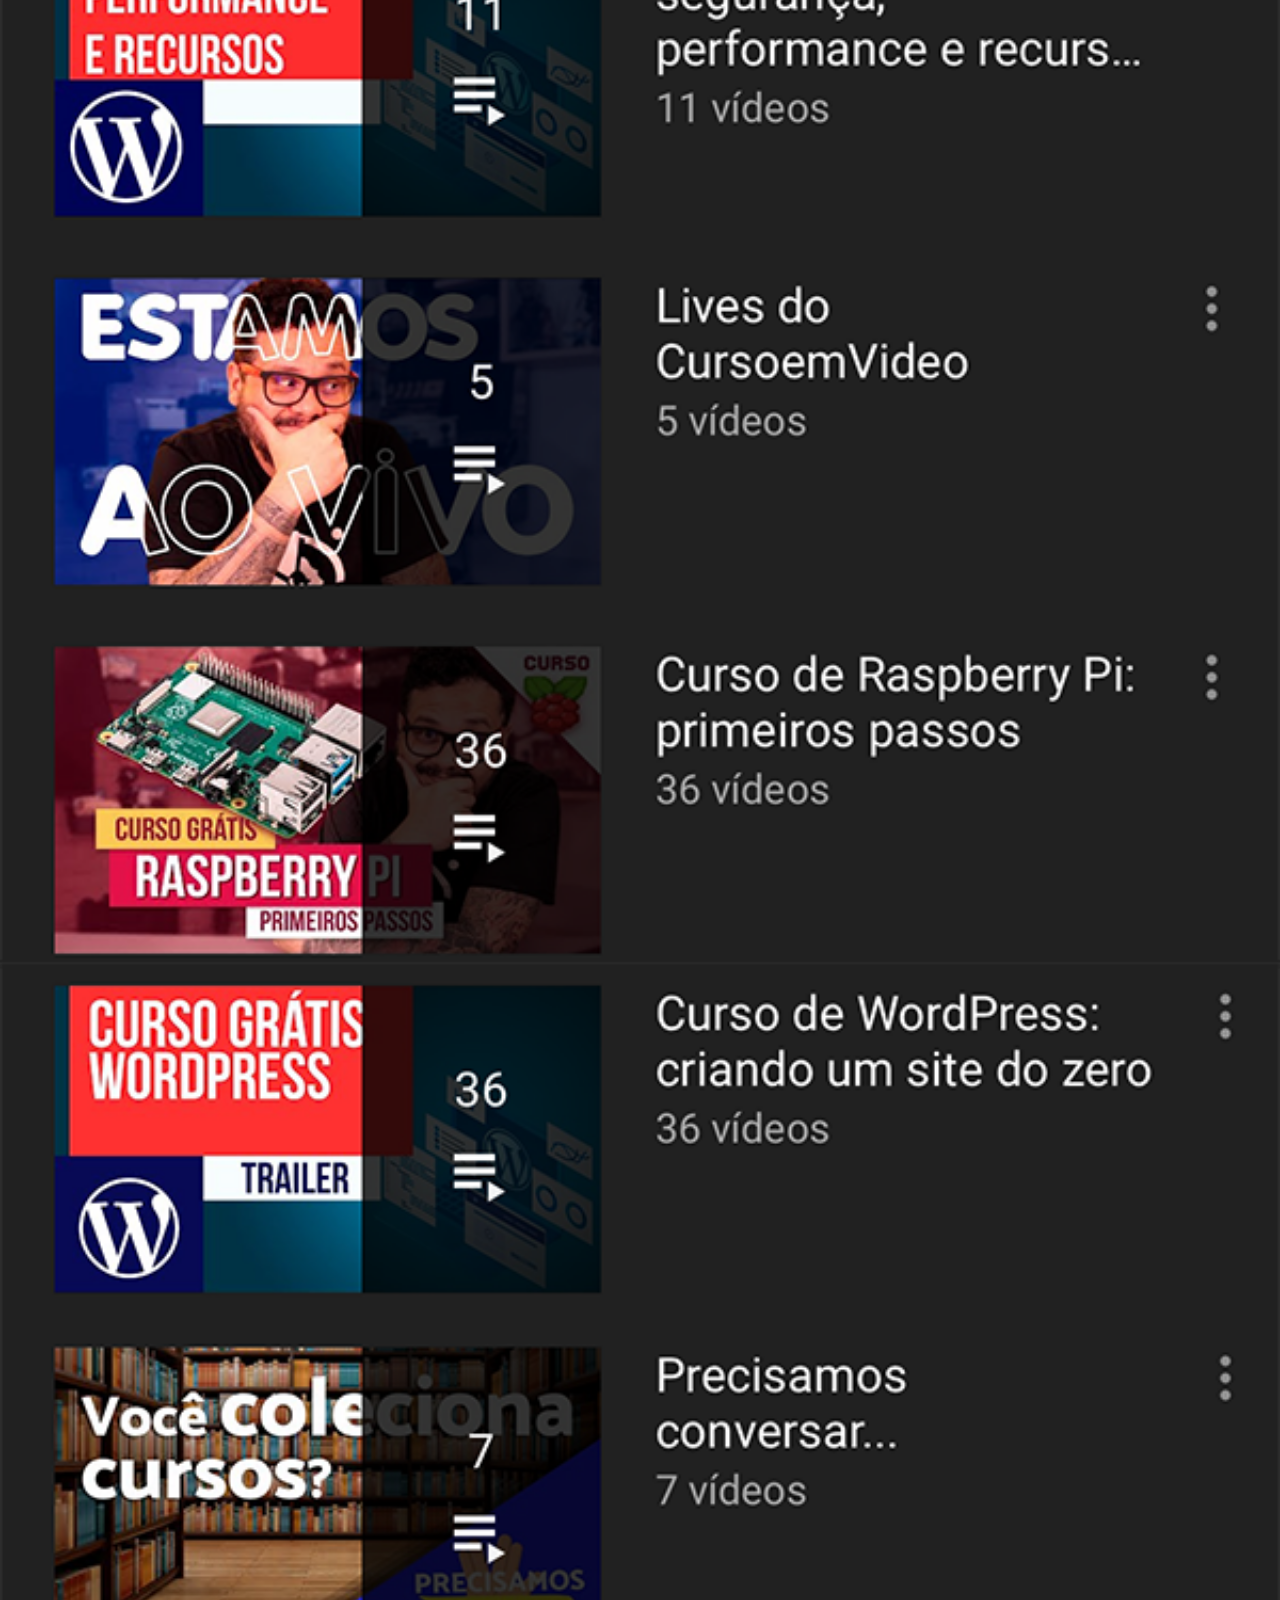
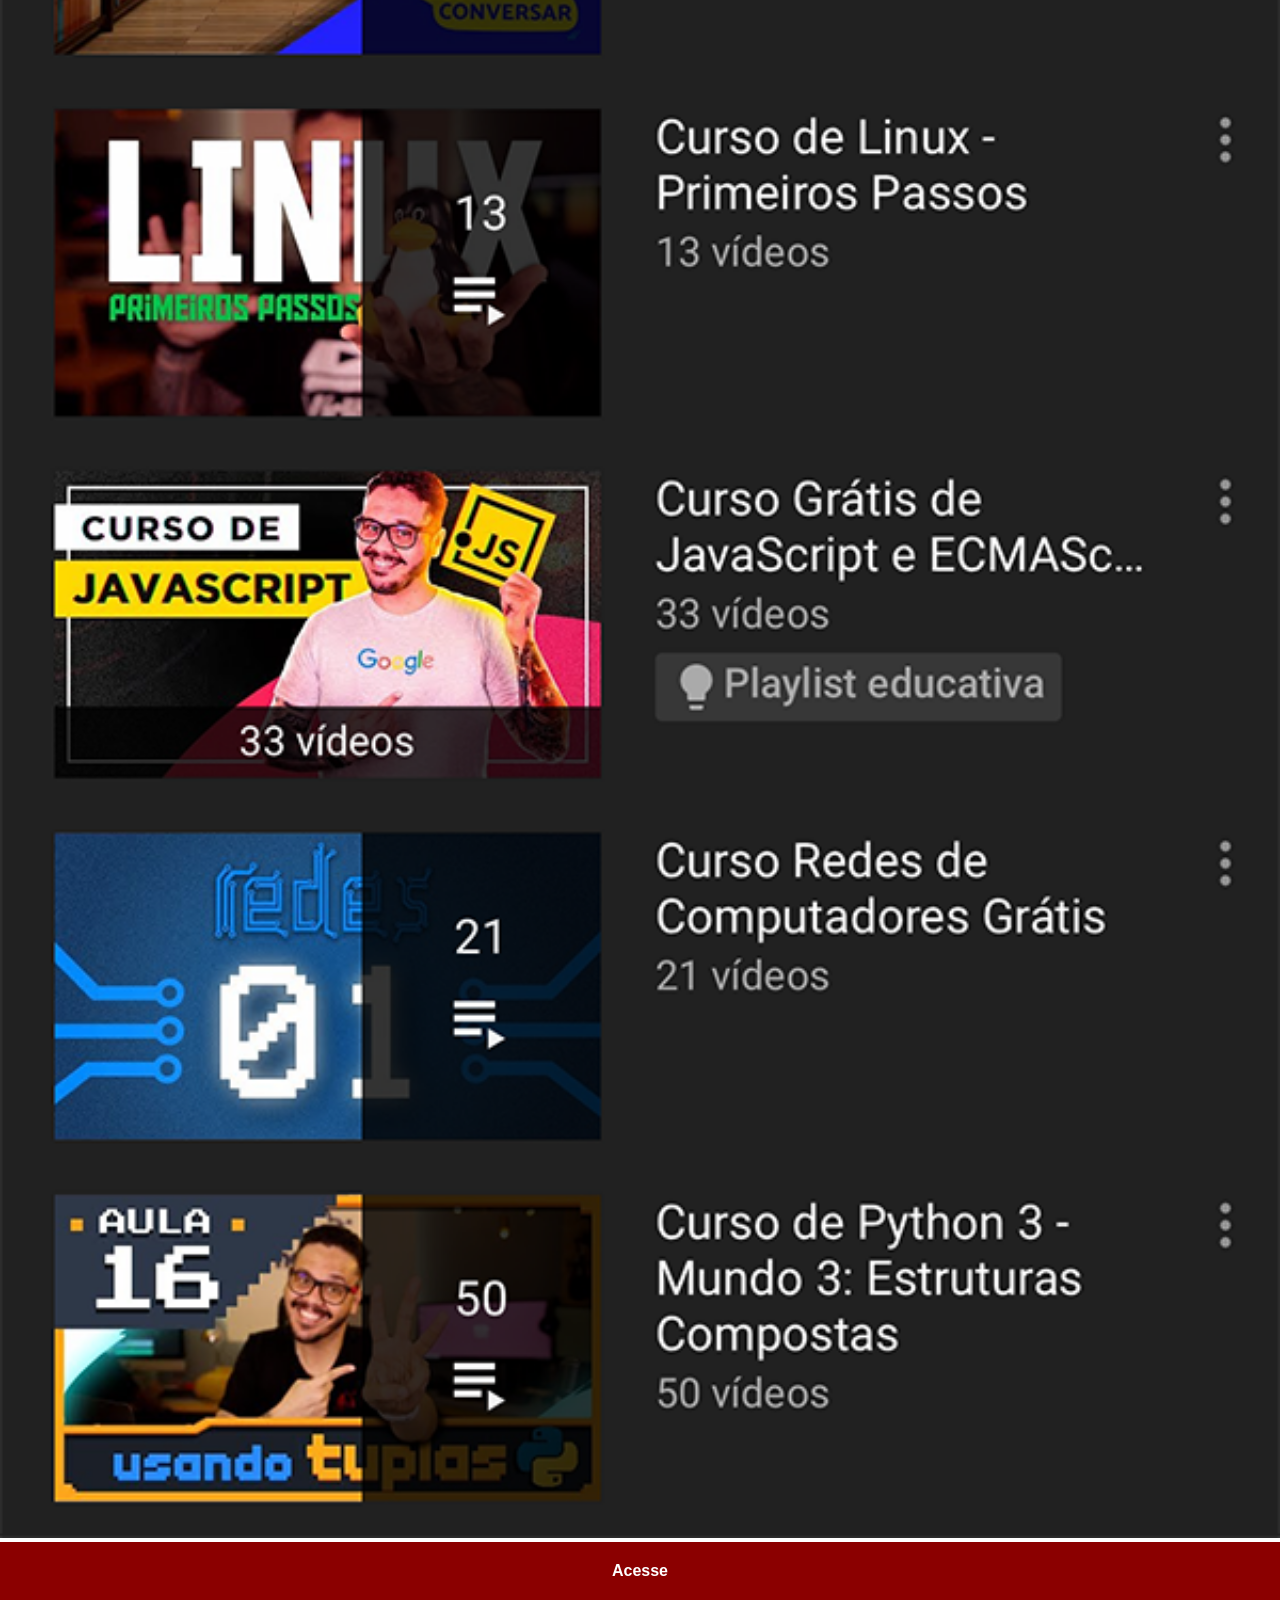
<file: youtube.html>
<!DOCTYPE html>
<html lang="pt-br">
<head>
    <meta charset="UTF-8">
    <meta name="viewport" content="width=device-width, initial-scale=1.0">
    <title>Youtube</title>
  <link rel="stylesheet" href="estilos/social.css">
</head>
<body>
    <img src="imagens/tela-youtube.png" alt="youtube">
    <a href="https://www.youtube.com/@cursoemvideo/playlists" target="_blank">Acesse</a>

</body>
</html>
</file>
<file: estilos/style.css>
@charset "UTF-8";

*   {
    margin: 0px;
    padding: 0px;
    font-family: Arial, Helvetigreenca, sans-serif;

}


    html, body {
        height: 100vh;
        width: 100vw;
        background-color: black;


    }

    body {
        background: url('../imagens/fundo-madeira.jpg') no-repeat top center;
        background-size: cover;
        background-attachment: fixed;
    }

main {
    position: relative;
    height: 100vh;
    
}
 section#telefone {
    position: absolute;
    top: 50%;
    left: 50%;
    transform: translate(-50%, -50% );

    height: 627px;
    width: 322px;
    background: url('../imagens/frame-iphone.png') no-repeat


 }


iframe#tela  {
    position: relative;
    top: 80px;
    left: 22px;
    width: 267px;
    height: 471px;

}



section#redes-sociais {
    text-align: right;

}
    section#redes-sociais img {
        width: 50px;
        margin: 10px;
        border-radius: 50%;
        box-shadow: 2px 2px 5px rgba(0, 0, 0, 0.404);


    }
        section#redes-sociais img:hover {
            border: 2px solid rgba(255, 255, 255, 0.637);
            transform: translate(-3px, -3px);
            box-shadow: 5px 5px 10px rgba(0, 0, 0, 0.623);
            transition: transform .3s border 1s;

        }
</file>
<file: estilos/social.css>
@charset "UTF-8";

  * {
            margin: 0px;
            padding: 0px;
            font-family: Arial, Helvetica, sans-serif;
        }
        ::-webkit-scrollbar {
            width: 0px;
            height: 0px;


        }



        img {
            width: 100vw;

        }

        a {
            display:block;
            background-color: darkred ;
            color: white;
            padding: 20px;
            text-align: center;
            font-weight: bolder;
        text-decoration: none;
        
        }

        a:hover {
        background-color: red;    
        
        }
</file>
